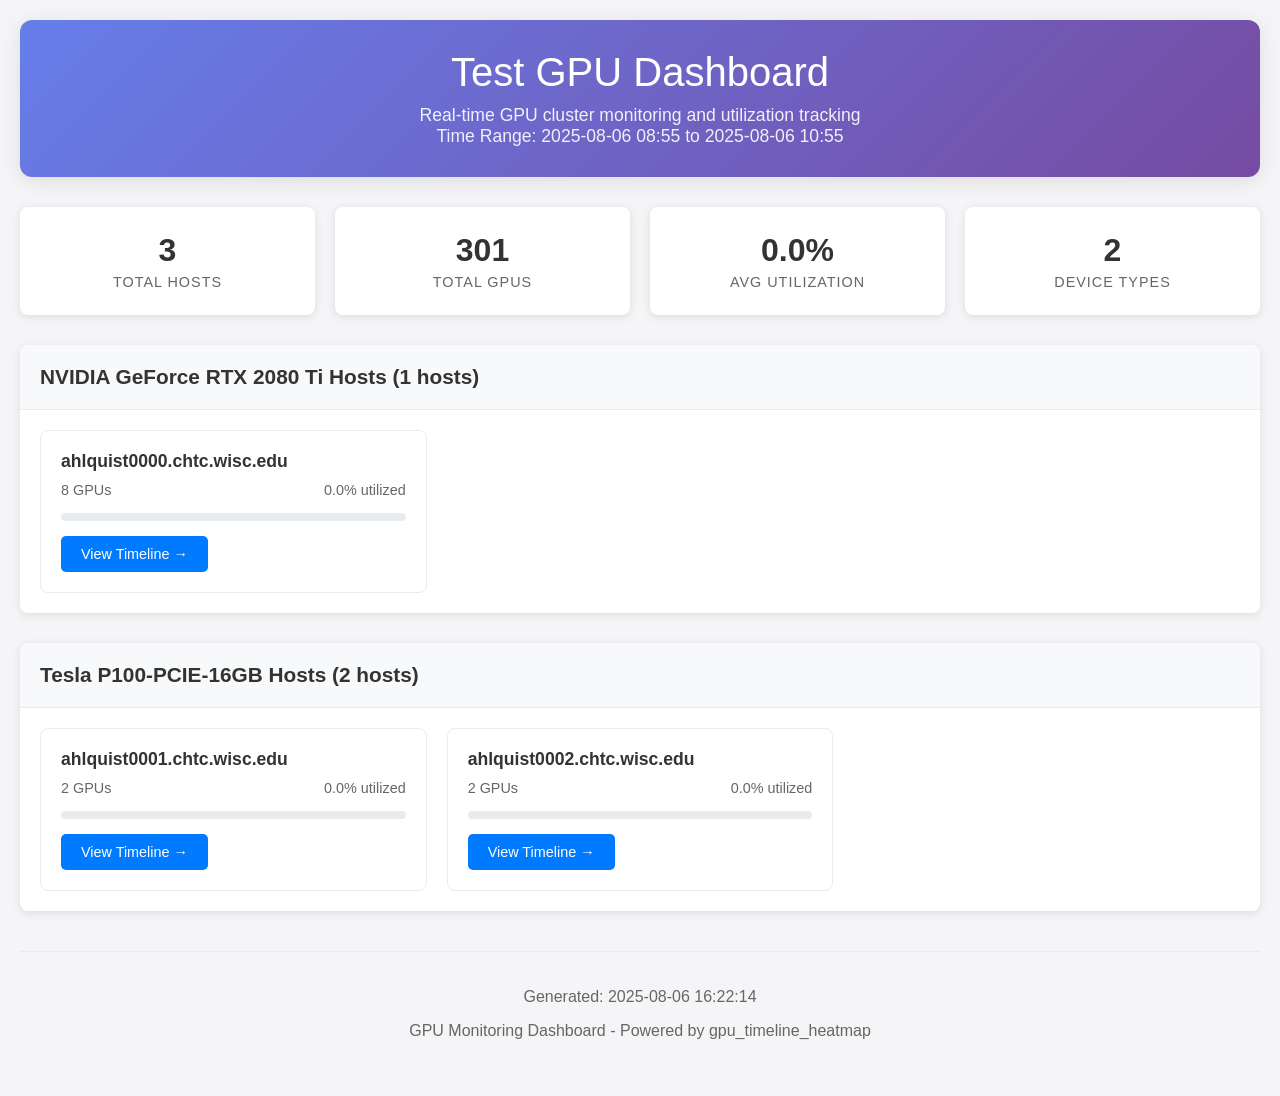
<file: website_generator/websites/index.html>
<!DOCTYPE html>
<html lang="en">
<head>
    <meta charset="UTF-8">
    <meta name="viewport" content="width=device-width, initial-scale=1.0">
    <title>Test GPU Dashboard</title>
    <style>
        body {
            font-family: 'Segoe UI', Tahoma, Geneva, Verdana, sans-serif;
            margin: 0;
            padding: 20px;
            background-color: #f5f5f7;
        }
        
        .header {
            background: linear-gradient(135deg, #667eea 0%, #764ba2 100%);
            color: white;
            padding: 30px;
            border-radius: 12px;
            margin-bottom: 30px;
            text-align: center;
            box-shadow: 0 4px 20px rgba(0,0,0,0.1);
        }
        
        .header h1 {
            margin: 0 0 10px 0;
            font-size: 2.5em;
            font-weight: 300;
        }
        
        .header p {
            margin: 0;
            opacity: 0.9;
            font-size: 1.1em;
        }
        
        .stats-grid {
            display: grid;
            grid-template-columns: repeat(auto-fit, minmax(200px, 1fr));
            gap: 20px;
            margin-bottom: 30px;
        }
        
        .stat-card {
            background: white;
            padding: 25px;
            border-radius: 8px;
            box-shadow: 0 2px 10px rgba(0,0,0,0.1);
            text-align: center;
        }
        
        .stat-number {
            font-size: 2em;
            font-weight: bold;
            color: #333;
            margin-bottom: 5px;
        }
        
        .stat-label {
            color: #666;
            font-size: 0.9em;
            text-transform: uppercase;
            letter-spacing: 1px;
        }
        
        .section {
            background: white;
            border-radius: 8px;
            box-shadow: 0 2px 10px rgba(0,0,0,0.1);
            margin-bottom: 30px;
            overflow: hidden;
        }
        
        .section-header {
            background-color: #f8f9fa;
            padding: 20px;
            border-bottom: 1px solid #e9ecef;
        }
        
        .section-header h2 {
            margin: 0;
            color: #333;
            font-size: 1.3em;
        }
        
        .host-grid {
            display: grid;
            grid-template-columns: repeat(auto-fill, minmax(300px, 1fr));
            gap: 20px;
            padding: 20px;
        }
        
        .host-card {
            border: 1px solid #e9ecef;
            border-radius: 8px;
            padding: 20px;
            transition: all 0.2s ease;
        }
        
        .host-card:hover {
            transform: translateY(-2px);
            box-shadow: 0 4px 15px rgba(0,0,0,0.1);
        }
        
        .host-name {
            font-weight: bold;
            color: #333;
            margin-bottom: 10px;
            font-size: 1.1em;
        }
        
        .host-stats {
            display: flex;
            justify-content: space-between;
            margin-bottom: 15px;
            font-size: 0.9em;
            color: #666;
        }
        
        .utilization-bar {
            background-color: #e9ecef;
            height: 8px;
            border-radius: 4px;
            margin-bottom: 15px;
            overflow: hidden;
        }
        
        .utilization-fill {
            height: 100%;
            border-radius: 4px;
            transition: width 0.3s ease;
        }
        
        .view-button {
            display: inline-block;
            padding: 10px 20px;
            background-color: #007bff;
            color: white;
            text-decoration: none;
            border-radius: 5px;
            font-size: 0.9em;
            transition: background-color 0.2s;
        }
        
        .view-button:hover {
            background-color: #0056b3;
        }
        
        .device-group {
            margin-bottom: 20px;
        }
        
        .device-group h3 {
            color: #495057;
            margin: 0 0 15px 0;
            padding: 0 20px;
            font-size: 1.1em;
        }
        
        .footer {
            text-align: center;
            color: #666;
            margin-top: 40px;
            padding: 20px;
            border-top: 1px solid #e9ecef;
        }
        
        @media (max-width: 768px) {
            .stats-grid {
                grid-template-columns: repeat(2, 1fr);
            }
            
            .host-grid {
                grid-template-columns: 1fr;
            }
            
            .header h1 {
                font-size: 2em;
            }
        }
    </style>
</head>
<body>
    <div class="header">
        <h1>Test GPU Dashboard</h1>
        <p>Real-time GPU cluster monitoring and utilization tracking</p>
        <p>Time Range: 2025-08-06 08:55 to 2025-08-06 10:55</p>
    </div>
    
    <div class="stats-grid">
        <div class="stat-card">
            <div class="stat-number">3</div>
            <div class="stat-label">Total Hosts</div>
        </div>
        <div class="stat-card">
            <div class="stat-number">301</div>
            <div class="stat-label">Total GPUs</div>
        </div>
        <div class="stat-card">
            <div class="stat-number">0.0%</div>
            <div class="stat-label">Avg Utilization</div>
        </div>
        <div class="stat-card">
            <div class="stat-number">2</div>
            <div class="stat-label">Device Types</div>
        </div>
    </div>
    <div class="section">
        <div class="section-header">
            <h2>NVIDIA GeForce RTX 2080 Ti Hosts (1 hosts)</h2>
        </div>
        <div class="host-grid">
            <div class="host-card">
                <div class="host-name">ahlquist0000.chtc.wisc.edu</div>
                <div class="host-stats">
                    <span>8 GPUs</span>
                    <span>0.0% utilized</span>
                </div>
                <div class="utilization-bar">
                    <div class="utilization-fill" 
                         style="width: 0.0%; background-color: #dc3545;"></div>
                </div>
                <a href="host_ahlquist0000_chtc_wisc_edu.html" class="view-button">View Timeline →</a>
            </div>
        </div>
    </div>
    <div class="section">
        <div class="section-header">
            <h2>Tesla P100-PCIE-16GB Hosts (2 hosts)</h2>
        </div>
        <div class="host-grid">
            <div class="host-card">
                <div class="host-name">ahlquist0001.chtc.wisc.edu</div>
                <div class="host-stats">
                    <span>2 GPUs</span>
                    <span>0.0% utilized</span>
                </div>
                <div class="utilization-bar">
                    <div class="utilization-fill" 
                         style="width: 0.0%; background-color: #dc3545;"></div>
                </div>
                <a href="host_ahlquist0001_chtc_wisc_edu.html" class="view-button">View Timeline →</a>
            </div>
            <div class="host-card">
                <div class="host-name">ahlquist0002.chtc.wisc.edu</div>
                <div class="host-stats">
                    <span>2 GPUs</span>
                    <span>0.0% utilized</span>
                </div>
                <div class="utilization-bar">
                    <div class="utilization-fill" 
                         style="width: 0.0%; background-color: #dc3545;"></div>
                </div>
                <a href="host_ahlquist0002_chtc_wisc_edu.html" class="view-button">View Timeline →</a>
            </div>
        </div>
    </div>
    <div class="footer">
        <p>Generated: 2025-08-06 16:22:14</p>
        <p>GPU Monitoring Dashboard - Powered by gpu_timeline_heatmap</p>
    </div>
</body>
</html>
</file>
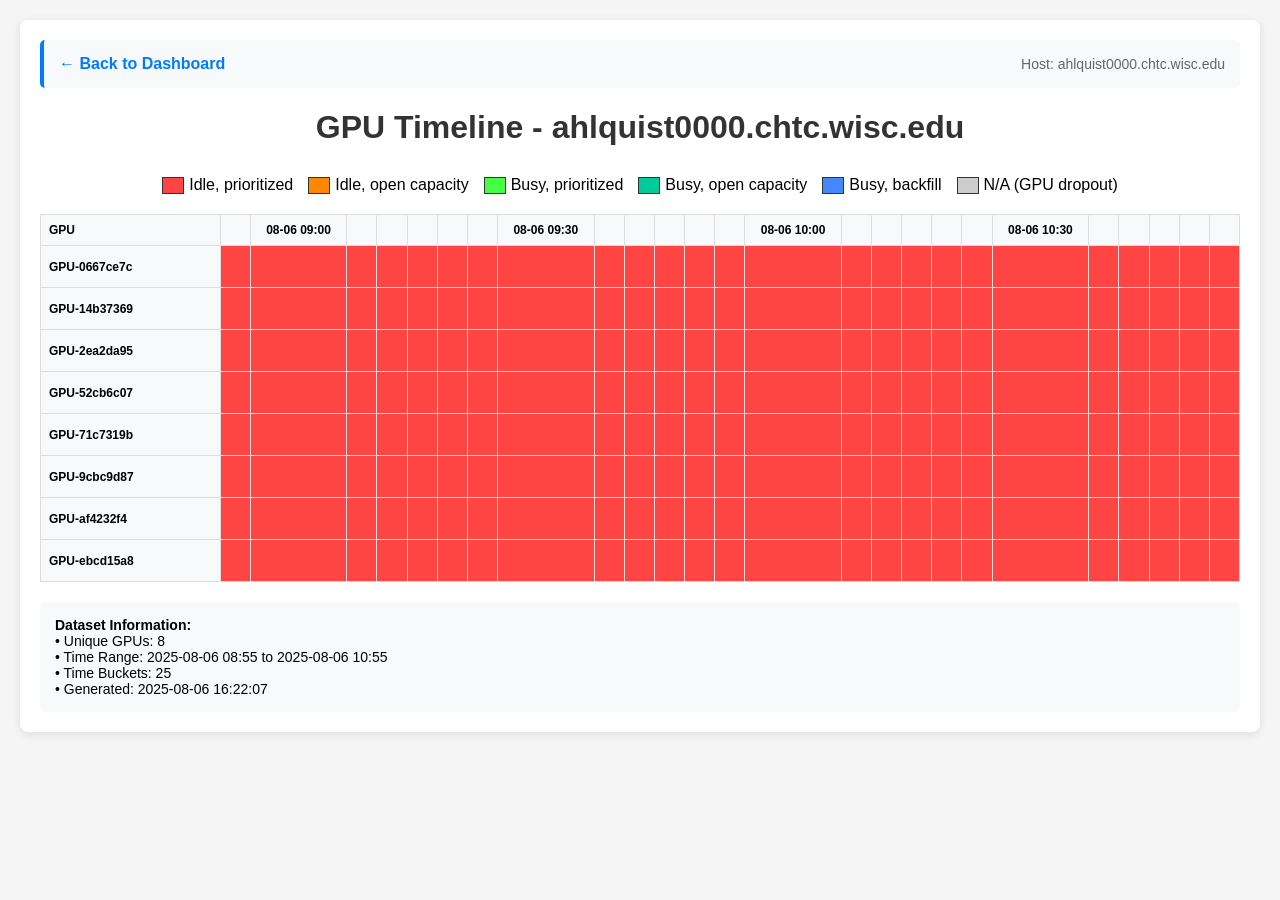
<file: website_generator/websites/host_ahlquist0000_chtc_wisc_edu.html>
<!DOCTYPE html>
<html lang="en">
<head>
    <meta charset="UTF-8">
    <meta name="viewport" content="width=device-width, initial-scale=1.0">
    <title>GPU Timeline - ahlquist0000.chtc.wisc.edu</title>
    <style>
        body {
            font-family: 'Segoe UI', Tahoma, Geneva, Verdana, sans-serif;
            margin: 20px;
            background-color: #f5f5f5;
        }
        .container {
            background-color: white;
            padding: 20px;
            border-radius: 8px;
            box-shadow: 0 2px 10px rgba(0,0,0,0.1);
        }
        h1 {
            color: #333;
            text-align: center;
            margin-bottom: 30px;
        }
        .heatmap {
            overflow-x: auto;
            margin: 20px 0;
        }
        .heatmap table {
            border-collapse: collapse;
            font-size: 12px;
            min-width: 100%;
        }
        .heatmap th, .heatmap td {
            border: 1px solid #ddd;
            text-align: center;
            position: relative;
        }
        .heatmap th {
            background-color: #f8f9fa;
            padding: 8px 4px;
            font-weight: bold;
            white-space: nowrap;
        }
        .heatmap td {
            width: 20px;
            height: 25px;
            cursor: pointer;
        }
        .heatmap .gpu-label {
            text-align: left;
            padding: 8px;
            font-weight: bold;
            min-width: 120px;
            background-color: #f8f9fa;
        }
        .legend {
            display: flex;
            flex-wrap: wrap;
            gap: 15px;
            margin: 20px 0;
            justify-content: center;
        }
        .legend-item {
            display: flex;
            align-items: center;
            gap: 5px;
        }
        .legend-color {
            width: 20px;
            height: 15px;
            border: 1px solid #333;
        }
        .tooltip {
            position: absolute;
            background-color: #333;
            color: white;
            padding: 8px;
            border-radius: 4px;
            font-size: 12px;
            z-index: 1000;
            pointer-events: none;
            white-space: nowrap;
            opacity: 0;
            transition: opacity 0.2s;
        }
        .metadata {
            margin-top: 20px;
            padding: 15px;
            background-color: #f8f9fa;
            border-radius: 4px;
            font-size: 14px;
        }
        @media (max-width: 768px) {
            body {
                margin: 10px;
            }
            .container {
                padding: 10px;
            }
            .heatmap table {
                font-size: 10px;
            }
            .heatmap td {
                width: 15px;
                height: 20px;
            }
        }
    </style>
</head>
<body>
    <div class="container">
        <div style="margin-bottom: 20px; padding: 15px; background-color: #f8f9fa; border-radius: 5px; border-left: 4px solid #007bff;">
            <div style="display: flex; justify-content: space-between; align-items: center;">
                <a href="index.html" style="color: #007bff; text-decoration: none; font-weight: bold;">← Back to Dashboard</a>
                <span style="color: #666; font-size: 14px;">Host: ahlquist0000.chtc.wisc.edu</span>
            </div>
        </div>
        <h1>GPU Timeline - ahlquist0000.chtc.wisc.edu</h1>
        
        <div class="legend">
            <div class="legend-item">
                <div class="legend-color" style="background-color: #ff4444;"></div>
                <span>Idle, prioritized</span>
            </div>
            <div class="legend-item">
                <div class="legend-color" style="background-color: #ff8800;"></div>
                <span>Idle, open capacity</span>
            </div>
            <div class="legend-item">
                <div class="legend-color" style="background-color: #44ff44;"></div>
                <span>Busy, prioritized</span>
            </div>
            <div class="legend-item">
                <div class="legend-color" style="background-color: #00cc99;"></div>
                <span>Busy, open capacity</span>
            </div>
            <div class="legend-item">
                <div class="legend-color" style="background-color: #4488ff;"></div>
                <span>Busy, backfill</span>
            </div>
            <div class="legend-item">
                <div class="legend-color" style="background-color: #cccccc;"></div>
                <span>N/A (GPU dropout)</span>
            </div>
        </div>
        
        <div class="heatmap">
            <table>
                <thead>
                    <tr>
                        <th class="gpu-label">GPU</th><th></th><th>08-06 09:00</th><th></th><th></th><th></th><th></th><th></th><th>08-06 09:30</th><th></th><th></th><th></th><th></th><th></th><th>08-06 10:00</th><th></th><th></th><th></th><th></th><th></th><th>08-06 10:30</th><th></th><th></th><th></th><th></th><th></th>
                    </tr>
                </thead>
                <tbody>
                    <tr>
                        <td class="gpu-label">GPU-0667ce7c</td><td style="background-color: #ff4444;" 
                            data-gpu="GPU-0667ce7c" 
                            data-hostname="ahlquist0000.chtc.wisc.edu"
                            data-time="2025-08-06 08:55" 
                            data-state="Idle, prioritized"></td><td style="background-color: #ff4444;" 
                            data-gpu="GPU-0667ce7c" 
                            data-hostname="ahlquist0000.chtc.wisc.edu"
                            data-time="2025-08-06 09:00" 
                            data-state="Idle, prioritized"></td><td style="background-color: #ff4444;" 
                            data-gpu="GPU-0667ce7c" 
                            data-hostname="ahlquist0000.chtc.wisc.edu"
                            data-time="2025-08-06 09:05" 
                            data-state="Idle, prioritized"></td><td style="background-color: #ff4444;" 
                            data-gpu="GPU-0667ce7c" 
                            data-hostname="ahlquist0000.chtc.wisc.edu"
                            data-time="2025-08-06 09:10" 
                            data-state="Idle, prioritized"></td><td style="background-color: #ff4444;" 
                            data-gpu="GPU-0667ce7c" 
                            data-hostname="ahlquist0000.chtc.wisc.edu"
                            data-time="2025-08-06 09:15" 
                            data-state="Idle, prioritized"></td><td style="background-color: #ff4444;" 
                            data-gpu="GPU-0667ce7c" 
                            data-hostname="ahlquist0000.chtc.wisc.edu"
                            data-time="2025-08-06 09:20" 
                            data-state="Idle, prioritized"></td><td style="background-color: #ff4444;" 
                            data-gpu="GPU-0667ce7c" 
                            data-hostname="ahlquist0000.chtc.wisc.edu"
                            data-time="2025-08-06 09:25" 
                            data-state="Idle, prioritized"></td><td style="background-color: #ff4444;" 
                            data-gpu="GPU-0667ce7c" 
                            data-hostname="ahlquist0000.chtc.wisc.edu"
                            data-time="2025-08-06 09:30" 
                            data-state="Idle, prioritized"></td><td style="background-color: #ff4444;" 
                            data-gpu="GPU-0667ce7c" 
                            data-hostname="ahlquist0000.chtc.wisc.edu"
                            data-time="2025-08-06 09:35" 
                            data-state="Idle, prioritized"></td><td style="background-color: #ff4444;" 
                            data-gpu="GPU-0667ce7c" 
                            data-hostname="ahlquist0000.chtc.wisc.edu"
                            data-time="2025-08-06 09:40" 
                            data-state="Idle, prioritized"></td><td style="background-color: #ff4444;" 
                            data-gpu="GPU-0667ce7c" 
                            data-hostname="ahlquist0000.chtc.wisc.edu"
                            data-time="2025-08-06 09:45" 
                            data-state="Idle, prioritized"></td><td style="background-color: #ff4444;" 
                            data-gpu="GPU-0667ce7c" 
                            data-hostname="ahlquist0000.chtc.wisc.edu"
                            data-time="2025-08-06 09:50" 
                            data-state="Idle, prioritized"></td><td style="background-color: #ff4444;" 
                            data-gpu="GPU-0667ce7c" 
                            data-hostname="ahlquist0000.chtc.wisc.edu"
                            data-time="2025-08-06 09:55" 
                            data-state="Idle, prioritized"></td><td style="background-color: #ff4444;" 
                            data-gpu="GPU-0667ce7c" 
                            data-hostname="ahlquist0000.chtc.wisc.edu"
                            data-time="2025-08-06 10:00" 
                            data-state="Idle, prioritized"></td><td style="background-color: #ff4444;" 
                            data-gpu="GPU-0667ce7c" 
                            data-hostname="ahlquist0000.chtc.wisc.edu"
                            data-time="2025-08-06 10:05" 
                            data-state="Idle, prioritized"></td><td style="background-color: #ff4444;" 
                            data-gpu="GPU-0667ce7c" 
                            data-hostname="ahlquist0000.chtc.wisc.edu"
                            data-time="2025-08-06 10:10" 
                            data-state="Idle, prioritized"></td><td style="background-color: #ff4444;" 
                            data-gpu="GPU-0667ce7c" 
                            data-hostname="ahlquist0000.chtc.wisc.edu"
                            data-time="2025-08-06 10:15" 
                            data-state="Idle, prioritized"></td><td style="background-color: #ff4444;" 
                            data-gpu="GPU-0667ce7c" 
                            data-hostname="ahlquist0000.chtc.wisc.edu"
                            data-time="2025-08-06 10:20" 
                            data-state="Idle, prioritized"></td><td style="background-color: #ff4444;" 
                            data-gpu="GPU-0667ce7c" 
                            data-hostname="ahlquist0000.chtc.wisc.edu"
                            data-time="2025-08-06 10:25" 
                            data-state="Idle, prioritized"></td><td style="background-color: #ff4444;" 
                            data-gpu="GPU-0667ce7c" 
                            data-hostname="ahlquist0000.chtc.wisc.edu"
                            data-time="2025-08-06 10:30" 
                            data-state="Idle, prioritized"></td><td style="background-color: #ff4444;" 
                            data-gpu="GPU-0667ce7c" 
                            data-hostname="ahlquist0000.chtc.wisc.edu"
                            data-time="2025-08-06 10:35" 
                            data-state="Idle, prioritized"></td><td style="background-color: #ff4444;" 
                            data-gpu="GPU-0667ce7c" 
                            data-hostname="ahlquist0000.chtc.wisc.edu"
                            data-time="2025-08-06 10:40" 
                            data-state="Idle, prioritized"></td><td style="background-color: #ff4444;" 
                            data-gpu="GPU-0667ce7c" 
                            data-hostname="ahlquist0000.chtc.wisc.edu"
                            data-time="2025-08-06 10:45" 
                            data-state="Idle, prioritized"></td><td style="background-color: #ff4444;" 
                            data-gpu="GPU-0667ce7c" 
                            data-hostname="ahlquist0000.chtc.wisc.edu"
                            data-time="2025-08-06 10:50" 
                            data-state="Idle, prioritized"></td><td style="background-color: #ff4444;" 
                            data-gpu="GPU-0667ce7c" 
                            data-hostname="ahlquist0000.chtc.wisc.edu"
                            data-time="2025-08-06 10:55" 
                            data-state="Idle, prioritized"></td>
                    </tr>
                    <tr>
                        <td class="gpu-label">GPU-14b37369</td><td style="background-color: #ff4444;" 
                            data-gpu="GPU-14b37369" 
                            data-hostname="ahlquist0000.chtc.wisc.edu"
                            data-time="2025-08-06 08:55" 
                            data-state="Idle, prioritized"></td><td style="background-color: #ff4444;" 
                            data-gpu="GPU-14b37369" 
                            data-hostname="ahlquist0000.chtc.wisc.edu"
                            data-time="2025-08-06 09:00" 
                            data-state="Idle, prioritized"></td><td style="background-color: #ff4444;" 
                            data-gpu="GPU-14b37369" 
                            data-hostname="ahlquist0000.chtc.wisc.edu"
                            data-time="2025-08-06 09:05" 
                            data-state="Idle, prioritized"></td><td style="background-color: #ff4444;" 
                            data-gpu="GPU-14b37369" 
                            data-hostname="ahlquist0000.chtc.wisc.edu"
                            data-time="2025-08-06 09:10" 
                            data-state="Idle, prioritized"></td><td style="background-color: #ff4444;" 
                            data-gpu="GPU-14b37369" 
                            data-hostname="ahlquist0000.chtc.wisc.edu"
                            data-time="2025-08-06 09:15" 
                            data-state="Idle, prioritized"></td><td style="background-color: #ff4444;" 
                            data-gpu="GPU-14b37369" 
                            data-hostname="ahlquist0000.chtc.wisc.edu"
                            data-time="2025-08-06 09:20" 
                            data-state="Idle, prioritized"></td><td style="background-color: #ff4444;" 
                            data-gpu="GPU-14b37369" 
                            data-hostname="ahlquist0000.chtc.wisc.edu"
                            data-time="2025-08-06 09:25" 
                            data-state="Idle, prioritized"></td><td style="background-color: #ff4444;" 
                            data-gpu="GPU-14b37369" 
                            data-hostname="ahlquist0000.chtc.wisc.edu"
                            data-time="2025-08-06 09:30" 
                            data-state="Idle, prioritized"></td><td style="background-color: #ff4444;" 
                            data-gpu="GPU-14b37369" 
                            data-hostname="ahlquist0000.chtc.wisc.edu"
                            data-time="2025-08-06 09:35" 
                            data-state="Idle, prioritized"></td><td style="background-color: #ff4444;" 
                            data-gpu="GPU-14b37369" 
                            data-hostname="ahlquist0000.chtc.wisc.edu"
                            data-time="2025-08-06 09:40" 
                            data-state="Idle, prioritized"></td><td style="background-color: #ff4444;" 
                            data-gpu="GPU-14b37369" 
                            data-hostname="ahlquist0000.chtc.wisc.edu"
                            data-time="2025-08-06 09:45" 
                            data-state="Idle, prioritized"></td><td style="background-color: #ff4444;" 
                            data-gpu="GPU-14b37369" 
                            data-hostname="ahlquist0000.chtc.wisc.edu"
                            data-time="2025-08-06 09:50" 
                            data-state="Idle, prioritized"></td><td style="background-color: #ff4444;" 
                            data-gpu="GPU-14b37369" 
                            data-hostname="ahlquist0000.chtc.wisc.edu"
                            data-time="2025-08-06 09:55" 
                            data-state="Idle, prioritized"></td><td style="background-color: #ff4444;" 
                            data-gpu="GPU-14b37369" 
                            data-hostname="ahlquist0000.chtc.wisc.edu"
                            data-time="2025-08-06 10:00" 
                            data-state="Idle, prioritized"></td><td style="background-color: #ff4444;" 
                            data-gpu="GPU-14b37369" 
                            data-hostname="ahlquist0000.chtc.wisc.edu"
                            data-time="2025-08-06 10:05" 
                            data-state="Idle, prioritized"></td><td style="background-color: #ff4444;" 
                            data-gpu="GPU-14b37369" 
                            data-hostname="ahlquist0000.chtc.wisc.edu"
                            data-time="2025-08-06 10:10" 
                            data-state="Idle, prioritized"></td><td style="background-color: #ff4444;" 
                            data-gpu="GPU-14b37369" 
                            data-hostname="ahlquist0000.chtc.wisc.edu"
                            data-time="2025-08-06 10:15" 
                            data-state="Idle, prioritized"></td><td style="background-color: #ff4444;" 
                            data-gpu="GPU-14b37369" 
                            data-hostname="ahlquist0000.chtc.wisc.edu"
                            data-time="2025-08-06 10:20" 
                            data-state="Idle, prioritized"></td><td style="background-color: #ff4444;" 
                            data-gpu="GPU-14b37369" 
                            data-hostname="ahlquist0000.chtc.wisc.edu"
                            data-time="2025-08-06 10:25" 
                            data-state="Idle, prioritized"></td><td style="background-color: #ff4444;" 
                            data-gpu="GPU-14b37369" 
                            data-hostname="ahlquist0000.chtc.wisc.edu"
                            data-time="2025-08-06 10:30" 
                            data-state="Idle, prioritized"></td><td style="background-color: #ff4444;" 
                            data-gpu="GPU-14b37369" 
                            data-hostname="ahlquist0000.chtc.wisc.edu"
                            data-time="2025-08-06 10:35" 
                            data-state="Idle, prioritized"></td><td style="background-color: #ff4444;" 
                            data-gpu="GPU-14b37369" 
                            data-hostname="ahlquist0000.chtc.wisc.edu"
                            data-time="2025-08-06 10:40" 
                            data-state="Idle, prioritized"></td><td style="background-color: #ff4444;" 
                            data-gpu="GPU-14b37369" 
                            data-hostname="ahlquist0000.chtc.wisc.edu"
                            data-time="2025-08-06 10:45" 
                            data-state="Idle, prioritized"></td><td style="background-color: #ff4444;" 
                            data-gpu="GPU-14b37369" 
                            data-hostname="ahlquist0000.chtc.wisc.edu"
                            data-time="2025-08-06 10:50" 
                            data-state="Idle, prioritized"></td><td style="background-color: #ff4444;" 
                            data-gpu="GPU-14b37369" 
                            data-hostname="ahlquist0000.chtc.wisc.edu"
                            data-time="2025-08-06 10:55" 
                            data-state="Idle, prioritized"></td>
                    </tr>
                    <tr>
                        <td class="gpu-label">GPU-2ea2da95</td><td style="background-color: #ff4444;" 
                            data-gpu="GPU-2ea2da95" 
                            data-hostname="ahlquist0000.chtc.wisc.edu"
                            data-time="2025-08-06 08:55" 
                            data-state="Idle, prioritized"></td><td style="background-color: #ff4444;" 
                            data-gpu="GPU-2ea2da95" 
                            data-hostname="ahlquist0000.chtc.wisc.edu"
                            data-time="2025-08-06 09:00" 
                            data-state="Idle, prioritized"></td><td style="background-color: #ff4444;" 
                            data-gpu="GPU-2ea2da95" 
                            data-hostname="ahlquist0000.chtc.wisc.edu"
                            data-time="2025-08-06 09:05" 
                            data-state="Idle, prioritized"></td><td style="background-color: #ff4444;" 
                            data-gpu="GPU-2ea2da95" 
                            data-hostname="ahlquist0000.chtc.wisc.edu"
                            data-time="2025-08-06 09:10" 
                            data-state="Idle, prioritized"></td><td style="background-color: #ff4444;" 
                            data-gpu="GPU-2ea2da95" 
                            data-hostname="ahlquist0000.chtc.wisc.edu"
                            data-time="2025-08-06 09:15" 
                            data-state="Idle, prioritized"></td><td style="background-color: #ff4444;" 
                            data-gpu="GPU-2ea2da95" 
                            data-hostname="ahlquist0000.chtc.wisc.edu"
                            data-time="2025-08-06 09:20" 
                            data-state="Idle, prioritized"></td><td style="background-color: #ff4444;" 
                            data-gpu="GPU-2ea2da95" 
                            data-hostname="ahlquist0000.chtc.wisc.edu"
                            data-time="2025-08-06 09:25" 
                            data-state="Idle, prioritized"></td><td style="background-color: #ff4444;" 
                            data-gpu="GPU-2ea2da95" 
                            data-hostname="ahlquist0000.chtc.wisc.edu"
                            data-time="2025-08-06 09:30" 
                            data-state="Idle, prioritized"></td><td style="background-color: #ff4444;" 
                            data-gpu="GPU-2ea2da95" 
                            data-hostname="ahlquist0000.chtc.wisc.edu"
                            data-time="2025-08-06 09:35" 
                            data-state="Idle, prioritized"></td><td style="background-color: #ff4444;" 
                            data-gpu="GPU-2ea2da95" 
                            data-hostname="ahlquist0000.chtc.wisc.edu"
                            data-time="2025-08-06 09:40" 
                            data-state="Idle, prioritized"></td><td style="background-color: #ff4444;" 
                            data-gpu="GPU-2ea2da95" 
                            data-hostname="ahlquist0000.chtc.wisc.edu"
                            data-time="2025-08-06 09:45" 
                            data-state="Idle, prioritized"></td><td style="background-color: #ff4444;" 
                            data-gpu="GPU-2ea2da95" 
                            data-hostname="ahlquist0000.chtc.wisc.edu"
                            data-time="2025-08-06 09:50" 
                            data-state="Idle, prioritized"></td><td style="background-color: #ff4444;" 
                            data-gpu="GPU-2ea2da95" 
                            data-hostname="ahlquist0000.chtc.wisc.edu"
                            data-time="2025-08-06 09:55" 
                            data-state="Idle, prioritized"></td><td style="background-color: #ff4444;" 
                            data-gpu="GPU-2ea2da95" 
                            data-hostname="ahlquist0000.chtc.wisc.edu"
                            data-time="2025-08-06 10:00" 
                            data-state="Idle, prioritized"></td><td style="background-color: #ff4444;" 
                            data-gpu="GPU-2ea2da95" 
                            data-hostname="ahlquist0000.chtc.wisc.edu"
                            data-time="2025-08-06 10:05" 
                            data-state="Idle, prioritized"></td><td style="background-color: #ff4444;" 
                            data-gpu="GPU-2ea2da95" 
                            data-hostname="ahlquist0000.chtc.wisc.edu"
                            data-time="2025-08-06 10:10" 
                            data-state="Idle, prioritized"></td><td style="background-color: #ff4444;" 
                            data-gpu="GPU-2ea2da95" 
                            data-hostname="ahlquist0000.chtc.wisc.edu"
                            data-time="2025-08-06 10:15" 
                            data-state="Idle, prioritized"></td><td style="background-color: #ff4444;" 
                            data-gpu="GPU-2ea2da95" 
                            data-hostname="ahlquist0000.chtc.wisc.edu"
                            data-time="2025-08-06 10:20" 
                            data-state="Idle, prioritized"></td><td style="background-color: #ff4444;" 
                            data-gpu="GPU-2ea2da95" 
                            data-hostname="ahlquist0000.chtc.wisc.edu"
                            data-time="2025-08-06 10:25" 
                            data-state="Idle, prioritized"></td><td style="background-color: #ff4444;" 
                            data-gpu="GPU-2ea2da95" 
                            data-hostname="ahlquist0000.chtc.wisc.edu"
                            data-time="2025-08-06 10:30" 
                            data-state="Idle, prioritized"></td><td style="background-color: #ff4444;" 
                            data-gpu="GPU-2ea2da95" 
                            data-hostname="ahlquist0000.chtc.wisc.edu"
                            data-time="2025-08-06 10:35" 
                            data-state="Idle, prioritized"></td><td style="background-color: #ff4444;" 
                            data-gpu="GPU-2ea2da95" 
                            data-hostname="ahlquist0000.chtc.wisc.edu"
                            data-time="2025-08-06 10:40" 
                            data-state="Idle, prioritized"></td><td style="background-color: #ff4444;" 
                            data-gpu="GPU-2ea2da95" 
                            data-hostname="ahlquist0000.chtc.wisc.edu"
                            data-time="2025-08-06 10:45" 
                            data-state="Idle, prioritized"></td><td style="background-color: #ff4444;" 
                            data-gpu="GPU-2ea2da95" 
                            data-hostname="ahlquist0000.chtc.wisc.edu"
                            data-time="2025-08-06 10:50" 
                            data-state="Idle, prioritized"></td><td style="background-color: #ff4444;" 
                            data-gpu="GPU-2ea2da95" 
                            data-hostname="ahlquist0000.chtc.wisc.edu"
                            data-time="2025-08-06 10:55" 
                            data-state="Idle, prioritized"></td>
                    </tr>
                    <tr>
                        <td class="gpu-label">GPU-52cb6c07</td><td style="background-color: #ff4444;" 
                            data-gpu="GPU-52cb6c07" 
                            data-hostname="ahlquist0000.chtc.wisc.edu"
                            data-time="2025-08-06 08:55" 
                            data-state="Idle, prioritized"></td><td style="background-color: #ff4444;" 
                            data-gpu="GPU-52cb6c07" 
                            data-hostname="ahlquist0000.chtc.wisc.edu"
                            data-time="2025-08-06 09:00" 
                            data-state="Idle, prioritized"></td><td style="background-color: #ff4444;" 
                            data-gpu="GPU-52cb6c07" 
                            data-hostname="ahlquist0000.chtc.wisc.edu"
                            data-time="2025-08-06 09:05" 
                            data-state="Idle, prioritized"></td><td style="background-color: #ff4444;" 
                            data-gpu="GPU-52cb6c07" 
                            data-hostname="ahlquist0000.chtc.wisc.edu"
                            data-time="2025-08-06 09:10" 
                            data-state="Idle, prioritized"></td><td style="background-color: #ff4444;" 
                            data-gpu="GPU-52cb6c07" 
                            data-hostname="ahlquist0000.chtc.wisc.edu"
                            data-time="2025-08-06 09:15" 
                            data-state="Idle, prioritized"></td><td style="background-color: #ff4444;" 
                            data-gpu="GPU-52cb6c07" 
                            data-hostname="ahlquist0000.chtc.wisc.edu"
                            data-time="2025-08-06 09:20" 
                            data-state="Idle, prioritized"></td><td style="background-color: #ff4444;" 
                            data-gpu="GPU-52cb6c07" 
                            data-hostname="ahlquist0000.chtc.wisc.edu"
                            data-time="2025-08-06 09:25" 
                            data-state="Idle, prioritized"></td><td style="background-color: #ff4444;" 
                            data-gpu="GPU-52cb6c07" 
                            data-hostname="ahlquist0000.chtc.wisc.edu"
                            data-time="2025-08-06 09:30" 
                            data-state="Idle, prioritized"></td><td style="background-color: #ff4444;" 
                            data-gpu="GPU-52cb6c07" 
                            data-hostname="ahlquist0000.chtc.wisc.edu"
                            data-time="2025-08-06 09:35" 
                            data-state="Idle, prioritized"></td><td style="background-color: #ff4444;" 
                            data-gpu="GPU-52cb6c07" 
                            data-hostname="ahlquist0000.chtc.wisc.edu"
                            data-time="2025-08-06 09:40" 
                            data-state="Idle, prioritized"></td><td style="background-color: #ff4444;" 
                            data-gpu="GPU-52cb6c07" 
                            data-hostname="ahlquist0000.chtc.wisc.edu"
                            data-time="2025-08-06 09:45" 
                            data-state="Idle, prioritized"></td><td style="background-color: #ff4444;" 
                            data-gpu="GPU-52cb6c07" 
                            data-hostname="ahlquist0000.chtc.wisc.edu"
                            data-time="2025-08-06 09:50" 
                            data-state="Idle, prioritized"></td><td style="background-color: #ff4444;" 
                            data-gpu="GPU-52cb6c07" 
                            data-hostname="ahlquist0000.chtc.wisc.edu"
                            data-time="2025-08-06 09:55" 
                            data-state="Idle, prioritized"></td><td style="background-color: #ff4444;" 
                            data-gpu="GPU-52cb6c07" 
                            data-hostname="ahlquist0000.chtc.wisc.edu"
                            data-time="2025-08-06 10:00" 
                            data-state="Idle, prioritized"></td><td style="background-color: #ff4444;" 
                            data-gpu="GPU-52cb6c07" 
                            data-hostname="ahlquist0000.chtc.wisc.edu"
                            data-time="2025-08-06 10:05" 
                            data-state="Idle, prioritized"></td><td style="background-color: #ff4444;" 
                            data-gpu="GPU-52cb6c07" 
                            data-hostname="ahlquist0000.chtc.wisc.edu"
                            data-time="2025-08-06 10:10" 
                            data-state="Idle, prioritized"></td><td style="background-color: #ff4444;" 
                            data-gpu="GPU-52cb6c07" 
                            data-hostname="ahlquist0000.chtc.wisc.edu"
                            data-time="2025-08-06 10:15" 
                            data-state="Idle, prioritized"></td><td style="background-color: #ff4444;" 
                            data-gpu="GPU-52cb6c07" 
                            data-hostname="ahlquist0000.chtc.wisc.edu"
                            data-time="2025-08-06 10:20" 
                            data-state="Idle, prioritized"></td><td style="background-color: #ff4444;" 
                            data-gpu="GPU-52cb6c07" 
                            data-hostname="ahlquist0000.chtc.wisc.edu"
                            data-time="2025-08-06 10:25" 
                            data-state="Idle, prioritized"></td><td style="background-color: #ff4444;" 
                            data-gpu="GPU-52cb6c07" 
                            data-hostname="ahlquist0000.chtc.wisc.edu"
                            data-time="2025-08-06 10:30" 
                            data-state="Idle, prioritized"></td><td style="background-color: #ff4444;" 
                            data-gpu="GPU-52cb6c07" 
                            data-hostname="ahlquist0000.chtc.wisc.edu"
                            data-time="2025-08-06 10:35" 
                            data-state="Idle, prioritized"></td><td style="background-color: #ff4444;" 
                            data-gpu="GPU-52cb6c07" 
                            data-hostname="ahlquist0000.chtc.wisc.edu"
                            data-time="2025-08-06 10:40" 
                            data-state="Idle, prioritized"></td><td style="background-color: #ff4444;" 
                            data-gpu="GPU-52cb6c07" 
                            data-hostname="ahlquist0000.chtc.wisc.edu"
                            data-time="2025-08-06 10:45" 
                            data-state="Idle, prioritized"></td><td style="background-color: #ff4444;" 
                            data-gpu="GPU-52cb6c07" 
                            data-hostname="ahlquist0000.chtc.wisc.edu"
                            data-time="2025-08-06 10:50" 
                            data-state="Idle, prioritized"></td><td style="background-color: #ff4444;" 
                            data-gpu="GPU-52cb6c07" 
                            data-hostname="ahlquist0000.chtc.wisc.edu"
                            data-time="2025-08-06 10:55" 
                            data-state="Idle, prioritized"></td>
                    </tr>
                    <tr>
                        <td class="gpu-label">GPU-71c7319b</td><td style="background-color: #ff4444;" 
                            data-gpu="GPU-71c7319b" 
                            data-hostname="ahlquist0000.chtc.wisc.edu"
                            data-time="2025-08-06 08:55" 
                            data-state="Idle, prioritized"></td><td style="background-color: #ff4444;" 
                            data-gpu="GPU-71c7319b" 
                            data-hostname="ahlquist0000.chtc.wisc.edu"
                            data-time="2025-08-06 09:00" 
                            data-state="Idle, prioritized"></td><td style="background-color: #ff4444;" 
                            data-gpu="GPU-71c7319b" 
                            data-hostname="ahlquist0000.chtc.wisc.edu"
                            data-time="2025-08-06 09:05" 
                            data-state="Idle, prioritized"></td><td style="background-color: #ff4444;" 
                            data-gpu="GPU-71c7319b" 
                            data-hostname="ahlquist0000.chtc.wisc.edu"
                            data-time="2025-08-06 09:10" 
                            data-state="Idle, prioritized"></td><td style="background-color: #ff4444;" 
                            data-gpu="GPU-71c7319b" 
                            data-hostname="ahlquist0000.chtc.wisc.edu"
                            data-time="2025-08-06 09:15" 
                            data-state="Idle, prioritized"></td><td style="background-color: #ff4444;" 
                            data-gpu="GPU-71c7319b" 
                            data-hostname="ahlquist0000.chtc.wisc.edu"
                            data-time="2025-08-06 09:20" 
                            data-state="Idle, prioritized"></td><td style="background-color: #ff4444;" 
                            data-gpu="GPU-71c7319b" 
                            data-hostname="ahlquist0000.chtc.wisc.edu"
                            data-time="2025-08-06 09:25" 
                            data-state="Idle, prioritized"></td><td style="background-color: #ff4444;" 
                            data-gpu="GPU-71c7319b" 
                            data-hostname="ahlquist0000.chtc.wisc.edu"
                            data-time="2025-08-06 09:30" 
                            data-state="Idle, prioritized"></td><td style="background-color: #ff4444;" 
                            data-gpu="GPU-71c7319b" 
                            data-hostname="ahlquist0000.chtc.wisc.edu"
                            data-time="2025-08-06 09:35" 
                            data-state="Idle, prioritized"></td><td style="background-color: #ff4444;" 
                            data-gpu="GPU-71c7319b" 
                            data-hostname="ahlquist0000.chtc.wisc.edu"
                            data-time="2025-08-06 09:40" 
                            data-state="Idle, prioritized"></td><td style="background-color: #ff4444;" 
                            data-gpu="GPU-71c7319b" 
                            data-hostname="ahlquist0000.chtc.wisc.edu"
                            data-time="2025-08-06 09:45" 
                            data-state="Idle, prioritized"></td><td style="background-color: #ff4444;" 
                            data-gpu="GPU-71c7319b" 
                            data-hostname="ahlquist0000.chtc.wisc.edu"
                            data-time="2025-08-06 09:50" 
                            data-state="Idle, prioritized"></td><td style="background-color: #ff4444;" 
                            data-gpu="GPU-71c7319b" 
                            data-hostname="ahlquist0000.chtc.wisc.edu"
                            data-time="2025-08-06 09:55" 
                            data-state="Idle, prioritized"></td><td style="background-color: #ff4444;" 
                            data-gpu="GPU-71c7319b" 
                            data-hostname="ahlquist0000.chtc.wisc.edu"
                            data-time="2025-08-06 10:00" 
                            data-state="Idle, prioritized"></td><td style="background-color: #ff4444;" 
                            data-gpu="GPU-71c7319b" 
                            data-hostname="ahlquist0000.chtc.wisc.edu"
                            data-time="2025-08-06 10:05" 
                            data-state="Idle, prioritized"></td><td style="background-color: #ff4444;" 
                            data-gpu="GPU-71c7319b" 
                            data-hostname="ahlquist0000.chtc.wisc.edu"
                            data-time="2025-08-06 10:10" 
                            data-state="Idle, prioritized"></td><td style="background-color: #ff4444;" 
                            data-gpu="GPU-71c7319b" 
                            data-hostname="ahlquist0000.chtc.wisc.edu"
                            data-time="2025-08-06 10:15" 
                            data-state="Idle, prioritized"></td><td style="background-color: #ff4444;" 
                            data-gpu="GPU-71c7319b" 
                            data-hostname="ahlquist0000.chtc.wisc.edu"
                            data-time="2025-08-06 10:20" 
                            data-state="Idle, prioritized"></td><td style="background-color: #ff4444;" 
                            data-gpu="GPU-71c7319b" 
                            data-hostname="ahlquist0000.chtc.wisc.edu"
                            data-time="2025-08-06 10:25" 
                            data-state="Idle, prioritized"></td><td style="background-color: #ff4444;" 
                            data-gpu="GPU-71c7319b" 
                            data-hostname="ahlquist0000.chtc.wisc.edu"
                            data-time="2025-08-06 10:30" 
                            data-state="Idle, prioritized"></td><td style="background-color: #ff4444;" 
                            data-gpu="GPU-71c7319b" 
                            data-hostname="ahlquist0000.chtc.wisc.edu"
                            data-time="2025-08-06 10:35" 
                            data-state="Idle, prioritized"></td><td style="background-color: #ff4444;" 
                            data-gpu="GPU-71c7319b" 
                            data-hostname="ahlquist0000.chtc.wisc.edu"
                            data-time="2025-08-06 10:40" 
                            data-state="Idle, prioritized"></td><td style="background-color: #ff4444;" 
                            data-gpu="GPU-71c7319b" 
                            data-hostname="ahlquist0000.chtc.wisc.edu"
                            data-time="2025-08-06 10:45" 
                            data-state="Idle, prioritized"></td><td style="background-color: #ff4444;" 
                            data-gpu="GPU-71c7319b" 
                            data-hostname="ahlquist0000.chtc.wisc.edu"
                            data-time="2025-08-06 10:50" 
                            data-state="Idle, prioritized"></td><td style="background-color: #ff4444;" 
                            data-gpu="GPU-71c7319b" 
                            data-hostname="ahlquist0000.chtc.wisc.edu"
                            data-time="2025-08-06 10:55" 
                            data-state="Idle, prioritized"></td>
                    </tr>
                    <tr>
                        <td class="gpu-label">GPU-9cbc9d87</td><td style="background-color: #ff4444;" 
                            data-gpu="GPU-9cbc9d87" 
                            data-hostname="ahlquist0000.chtc.wisc.edu"
                            data-time="2025-08-06 08:55" 
                            data-state="Idle, prioritized"></td><td style="background-color: #ff4444;" 
                            data-gpu="GPU-9cbc9d87" 
                            data-hostname="ahlquist0000.chtc.wisc.edu"
                            data-time="2025-08-06 09:00" 
                            data-state="Idle, prioritized"></td><td style="background-color: #ff4444;" 
                            data-gpu="GPU-9cbc9d87" 
                            data-hostname="ahlquist0000.chtc.wisc.edu"
                            data-time="2025-08-06 09:05" 
                            data-state="Idle, prioritized"></td><td style="background-color: #ff4444;" 
                            data-gpu="GPU-9cbc9d87" 
                            data-hostname="ahlquist0000.chtc.wisc.edu"
                            data-time="2025-08-06 09:10" 
                            data-state="Idle, prioritized"></td><td style="background-color: #ff4444;" 
                            data-gpu="GPU-9cbc9d87" 
                            data-hostname="ahlquist0000.chtc.wisc.edu"
                            data-time="2025-08-06 09:15" 
                            data-state="Idle, prioritized"></td><td style="background-color: #ff4444;" 
                            data-gpu="GPU-9cbc9d87" 
                            data-hostname="ahlquist0000.chtc.wisc.edu"
                            data-time="2025-08-06 09:20" 
                            data-state="Idle, prioritized"></td><td style="background-color: #ff4444;" 
                            data-gpu="GPU-9cbc9d87" 
                            data-hostname="ahlquist0000.chtc.wisc.edu"
                            data-time="2025-08-06 09:25" 
                            data-state="Idle, prioritized"></td><td style="background-color: #ff4444;" 
                            data-gpu="GPU-9cbc9d87" 
                            data-hostname="ahlquist0000.chtc.wisc.edu"
                            data-time="2025-08-06 09:30" 
                            data-state="Idle, prioritized"></td><td style="background-color: #ff4444;" 
                            data-gpu="GPU-9cbc9d87" 
                            data-hostname="ahlquist0000.chtc.wisc.edu"
                            data-time="2025-08-06 09:35" 
                            data-state="Idle, prioritized"></td><td style="background-color: #ff4444;" 
                            data-gpu="GPU-9cbc9d87" 
                            data-hostname="ahlquist0000.chtc.wisc.edu"
                            data-time="2025-08-06 09:40" 
                            data-state="Idle, prioritized"></td><td style="background-color: #ff4444;" 
                            data-gpu="GPU-9cbc9d87" 
                            data-hostname="ahlquist0000.chtc.wisc.edu"
                            data-time="2025-08-06 09:45" 
                            data-state="Idle, prioritized"></td><td style="background-color: #ff4444;" 
                            data-gpu="GPU-9cbc9d87" 
                            data-hostname="ahlquist0000.chtc.wisc.edu"
                            data-time="2025-08-06 09:50" 
                            data-state="Idle, prioritized"></td><td style="background-color: #ff4444;" 
                            data-gpu="GPU-9cbc9d87" 
                            data-hostname="ahlquist0000.chtc.wisc.edu"
                            data-time="2025-08-06 09:55" 
                            data-state="Idle, prioritized"></td><td style="background-color: #ff4444;" 
                            data-gpu="GPU-9cbc9d87" 
                            data-hostname="ahlquist0000.chtc.wisc.edu"
                            data-time="2025-08-06 10:00" 
                            data-state="Idle, prioritized"></td><td style="background-color: #ff4444;" 
                            data-gpu="GPU-9cbc9d87" 
                            data-hostname="ahlquist0000.chtc.wisc.edu"
                            data-time="2025-08-06 10:05" 
                            data-state="Idle, prioritized"></td><td style="background-color: #ff4444;" 
                            data-gpu="GPU-9cbc9d87" 
                            data-hostname="ahlquist0000.chtc.wisc.edu"
                            data-time="2025-08-06 10:10" 
                            data-state="Idle, prioritized"></td><td style="background-color: #ff4444;" 
                            data-gpu="GPU-9cbc9d87" 
                            data-hostname="ahlquist0000.chtc.wisc.edu"
                            data-time="2025-08-06 10:15" 
                            data-state="Idle, prioritized"></td><td style="background-color: #ff4444;" 
                            data-gpu="GPU-9cbc9d87" 
                            data-hostname="ahlquist0000.chtc.wisc.edu"
                            data-time="2025-08-06 10:20" 
                            data-state="Idle, prioritized"></td><td style="background-color: #ff4444;" 
                            data-gpu="GPU-9cbc9d87" 
                            data-hostname="ahlquist0000.chtc.wisc.edu"
                            data-time="2025-08-06 10:25" 
                            data-state="Idle, prioritized"></td><td style="background-color: #ff4444;" 
                            data-gpu="GPU-9cbc9d87" 
                            data-hostname="ahlquist0000.chtc.wisc.edu"
                            data-time="2025-08-06 10:30" 
                            data-state="Idle, prioritized"></td><td style="background-color: #ff4444;" 
                            data-gpu="GPU-9cbc9d87" 
                            data-hostname="ahlquist0000.chtc.wisc.edu"
                            data-time="2025-08-06 10:35" 
                            data-state="Idle, prioritized"></td><td style="background-color: #ff4444;" 
                            data-gpu="GPU-9cbc9d87" 
                            data-hostname="ahlquist0000.chtc.wisc.edu"
                            data-time="2025-08-06 10:40" 
                            data-state="Idle, prioritized"></td><td style="background-color: #ff4444;" 
                            data-gpu="GPU-9cbc9d87" 
                            data-hostname="ahlquist0000.chtc.wisc.edu"
                            data-time="2025-08-06 10:45" 
                            data-state="Idle, prioritized"></td><td style="background-color: #ff4444;" 
                            data-gpu="GPU-9cbc9d87" 
                            data-hostname="ahlquist0000.chtc.wisc.edu"
                            data-time="2025-08-06 10:50" 
                            data-state="Idle, prioritized"></td><td style="background-color: #ff4444;" 
                            data-gpu="GPU-9cbc9d87" 
                            data-hostname="ahlquist0000.chtc.wisc.edu"
                            data-time="2025-08-06 10:55" 
                            data-state="Idle, prioritized"></td>
                    </tr>
                    <tr>
                        <td class="gpu-label">GPU-af4232f4</td><td style="background-color: #ff4444;" 
                            data-gpu="GPU-af4232f4" 
                            data-hostname="ahlquist0000.chtc.wisc.edu"
                            data-time="2025-08-06 08:55" 
                            data-state="Idle, prioritized"></td><td style="background-color: #ff4444;" 
                            data-gpu="GPU-af4232f4" 
                            data-hostname="ahlquist0000.chtc.wisc.edu"
                            data-time="2025-08-06 09:00" 
                            data-state="Idle, prioritized"></td><td style="background-color: #ff4444;" 
                            data-gpu="GPU-af4232f4" 
                            data-hostname="ahlquist0000.chtc.wisc.edu"
                            data-time="2025-08-06 09:05" 
                            data-state="Idle, prioritized"></td><td style="background-color: #ff4444;" 
                            data-gpu="GPU-af4232f4" 
                            data-hostname="ahlquist0000.chtc.wisc.edu"
                            data-time="2025-08-06 09:10" 
                            data-state="Idle, prioritized"></td><td style="background-color: #ff4444;" 
                            data-gpu="GPU-af4232f4" 
                            data-hostname="ahlquist0000.chtc.wisc.edu"
                            data-time="2025-08-06 09:15" 
                            data-state="Idle, prioritized"></td><td style="background-color: #ff4444;" 
                            data-gpu="GPU-af4232f4" 
                            data-hostname="ahlquist0000.chtc.wisc.edu"
                            data-time="2025-08-06 09:20" 
                            data-state="Idle, prioritized"></td><td style="background-color: #ff4444;" 
                            data-gpu="GPU-af4232f4" 
                            data-hostname="ahlquist0000.chtc.wisc.edu"
                            data-time="2025-08-06 09:25" 
                            data-state="Idle, prioritized"></td><td style="background-color: #ff4444;" 
                            data-gpu="GPU-af4232f4" 
                            data-hostname="ahlquist0000.chtc.wisc.edu"
                            data-time="2025-08-06 09:30" 
                            data-state="Idle, prioritized"></td><td style="background-color: #ff4444;" 
                            data-gpu="GPU-af4232f4" 
                            data-hostname="ahlquist0000.chtc.wisc.edu"
                            data-time="2025-08-06 09:35" 
                            data-state="Idle, prioritized"></td><td style="background-color: #ff4444;" 
                            data-gpu="GPU-af4232f4" 
                            data-hostname="ahlquist0000.chtc.wisc.edu"
                            data-time="2025-08-06 09:40" 
                            data-state="Idle, prioritized"></td><td style="background-color: #ff4444;" 
                            data-gpu="GPU-af4232f4" 
                            data-hostname="ahlquist0000.chtc.wisc.edu"
                            data-time="2025-08-06 09:45" 
                            data-state="Idle, prioritized"></td><td style="background-color: #ff4444;" 
                            data-gpu="GPU-af4232f4" 
                            data-hostname="ahlquist0000.chtc.wisc.edu"
                            data-time="2025-08-06 09:50" 
                            data-state="Idle, prioritized"></td><td style="background-color: #ff4444;" 
                            data-gpu="GPU-af4232f4" 
                            data-hostname="ahlquist0000.chtc.wisc.edu"
                            data-time="2025-08-06 09:55" 
                            data-state="Idle, prioritized"></td><td style="background-color: #ff4444;" 
                            data-gpu="GPU-af4232f4" 
                            data-hostname="ahlquist0000.chtc.wisc.edu"
                            data-time="2025-08-06 10:00" 
                            data-state="Idle, prioritized"></td><td style="background-color: #ff4444;" 
                            data-gpu="GPU-af4232f4" 
                            data-hostname="ahlquist0000.chtc.wisc.edu"
                            data-time="2025-08-06 10:05" 
                            data-state="Idle, prioritized"></td><td style="background-color: #ff4444;" 
                            data-gpu="GPU-af4232f4" 
                            data-hostname="ahlquist0000.chtc.wisc.edu"
                            data-time="2025-08-06 10:10" 
                            data-state="Idle, prioritized"></td><td style="background-color: #ff4444;" 
                            data-gpu="GPU-af4232f4" 
                            data-hostname="ahlquist0000.chtc.wisc.edu"
                            data-time="2025-08-06 10:15" 
                            data-state="Idle, prioritized"></td><td style="background-color: #ff4444;" 
                            data-gpu="GPU-af4232f4" 
                            data-hostname="ahlquist0000.chtc.wisc.edu"
                            data-time="2025-08-06 10:20" 
                            data-state="Idle, prioritized"></td><td style="background-color: #ff4444;" 
                            data-gpu="GPU-af4232f4" 
                            data-hostname="ahlquist0000.chtc.wisc.edu"
                            data-time="2025-08-06 10:25" 
                            data-state="Idle, prioritized"></td><td style="background-color: #ff4444;" 
                            data-gpu="GPU-af4232f4" 
                            data-hostname="ahlquist0000.chtc.wisc.edu"
                            data-time="2025-08-06 10:30" 
                            data-state="Idle, prioritized"></td><td style="background-color: #ff4444;" 
                            data-gpu="GPU-af4232f4" 
                            data-hostname="ahlquist0000.chtc.wisc.edu"
                            data-time="2025-08-06 10:35" 
                            data-state="Idle, prioritized"></td><td style="background-color: #ff4444;" 
                            data-gpu="GPU-af4232f4" 
                            data-hostname="ahlquist0000.chtc.wisc.edu"
                            data-time="2025-08-06 10:40" 
                            data-state="Idle, prioritized"></td><td style="background-color: #ff4444;" 
                            data-gpu="GPU-af4232f4" 
                            data-hostname="ahlquist0000.chtc.wisc.edu"
                            data-time="2025-08-06 10:45" 
                            data-state="Idle, prioritized"></td><td style="background-color: #ff4444;" 
                            data-gpu="GPU-af4232f4" 
                            data-hostname="ahlquist0000.chtc.wisc.edu"
                            data-time="2025-08-06 10:50" 
                            data-state="Idle, prioritized"></td><td style="background-color: #ff4444;" 
                            data-gpu="GPU-af4232f4" 
                            data-hostname="ahlquist0000.chtc.wisc.edu"
                            data-time="2025-08-06 10:55" 
                            data-state="Idle, prioritized"></td>
                    </tr>
                    <tr>
                        <td class="gpu-label">GPU-ebcd15a8</td><td style="background-color: #ff4444;" 
                            data-gpu="GPU-ebcd15a8" 
                            data-hostname="ahlquist0000.chtc.wisc.edu"
                            data-time="2025-08-06 08:55" 
                            data-state="Idle, prioritized"></td><td style="background-color: #ff4444;" 
                            data-gpu="GPU-ebcd15a8" 
                            data-hostname="ahlquist0000.chtc.wisc.edu"
                            data-time="2025-08-06 09:00" 
                            data-state="Idle, prioritized"></td><td style="background-color: #ff4444;" 
                            data-gpu="GPU-ebcd15a8" 
                            data-hostname="ahlquist0000.chtc.wisc.edu"
                            data-time="2025-08-06 09:05" 
                            data-state="Idle, prioritized"></td><td style="background-color: #ff4444;" 
                            data-gpu="GPU-ebcd15a8" 
                            data-hostname="ahlquist0000.chtc.wisc.edu"
                            data-time="2025-08-06 09:10" 
                            data-state="Idle, prioritized"></td><td style="background-color: #ff4444;" 
                            data-gpu="GPU-ebcd15a8" 
                            data-hostname="ahlquist0000.chtc.wisc.edu"
                            data-time="2025-08-06 09:15" 
                            data-state="Idle, prioritized"></td><td style="background-color: #ff4444;" 
                            data-gpu="GPU-ebcd15a8" 
                            data-hostname="ahlquist0000.chtc.wisc.edu"
                            data-time="2025-08-06 09:20" 
                            data-state="Idle, prioritized"></td><td style="background-color: #ff4444;" 
                            data-gpu="GPU-ebcd15a8" 
                            data-hostname="ahlquist0000.chtc.wisc.edu"
                            data-time="2025-08-06 09:25" 
                            data-state="Idle, prioritized"></td><td style="background-color: #ff4444;" 
                            data-gpu="GPU-ebcd15a8" 
                            data-hostname="ahlquist0000.chtc.wisc.edu"
                            data-time="2025-08-06 09:30" 
                            data-state="Idle, prioritized"></td><td style="background-color: #ff4444;" 
                            data-gpu="GPU-ebcd15a8" 
                            data-hostname="ahlquist0000.chtc.wisc.edu"
                            data-time="2025-08-06 09:35" 
                            data-state="Idle, prioritized"></td><td style="background-color: #ff4444;" 
                            data-gpu="GPU-ebcd15a8" 
                            data-hostname="ahlquist0000.chtc.wisc.edu"
                            data-time="2025-08-06 09:40" 
                            data-state="Idle, prioritized"></td><td style="background-color: #ff4444;" 
                            data-gpu="GPU-ebcd15a8" 
                            data-hostname="ahlquist0000.chtc.wisc.edu"
                            data-time="2025-08-06 09:45" 
                            data-state="Idle, prioritized"></td><td style="background-color: #ff4444;" 
                            data-gpu="GPU-ebcd15a8" 
                            data-hostname="ahlquist0000.chtc.wisc.edu"
                            data-time="2025-08-06 09:50" 
                            data-state="Idle, prioritized"></td><td style="background-color: #ff4444;" 
                            data-gpu="GPU-ebcd15a8" 
                            data-hostname="ahlquist0000.chtc.wisc.edu"
                            data-time="2025-08-06 09:55" 
                            data-state="Idle, prioritized"></td><td style="background-color: #ff4444;" 
                            data-gpu="GPU-ebcd15a8" 
                            data-hostname="ahlquist0000.chtc.wisc.edu"
                            data-time="2025-08-06 10:00" 
                            data-state="Idle, prioritized"></td><td style="background-color: #ff4444;" 
                            data-gpu="GPU-ebcd15a8" 
                            data-hostname="ahlquist0000.chtc.wisc.edu"
                            data-time="2025-08-06 10:05" 
                            data-state="Idle, prioritized"></td><td style="background-color: #ff4444;" 
                            data-gpu="GPU-ebcd15a8" 
                            data-hostname="ahlquist0000.chtc.wisc.edu"
                            data-time="2025-08-06 10:10" 
                            data-state="Idle, prioritized"></td><td style="background-color: #ff4444;" 
                            data-gpu="GPU-ebcd15a8" 
                            data-hostname="ahlquist0000.chtc.wisc.edu"
                            data-time="2025-08-06 10:15" 
                            data-state="Idle, prioritized"></td><td style="background-color: #ff4444;" 
                            data-gpu="GPU-ebcd15a8" 
                            data-hostname="ahlquist0000.chtc.wisc.edu"
                            data-time="2025-08-06 10:20" 
                            data-state="Idle, prioritized"></td><td style="background-color: #ff4444;" 
                            data-gpu="GPU-ebcd15a8" 
                            data-hostname="ahlquist0000.chtc.wisc.edu"
                            data-time="2025-08-06 10:25" 
                            data-state="Idle, prioritized"></td><td style="background-color: #ff4444;" 
                            data-gpu="GPU-ebcd15a8" 
                            data-hostname="ahlquist0000.chtc.wisc.edu"
                            data-time="2025-08-06 10:30" 
                            data-state="Idle, prioritized"></td><td style="background-color: #ff4444;" 
                            data-gpu="GPU-ebcd15a8" 
                            data-hostname="ahlquist0000.chtc.wisc.edu"
                            data-time="2025-08-06 10:35" 
                            data-state="Idle, prioritized"></td><td style="background-color: #ff4444;" 
                            data-gpu="GPU-ebcd15a8" 
                            data-hostname="ahlquist0000.chtc.wisc.edu"
                            data-time="2025-08-06 10:40" 
                            data-state="Idle, prioritized"></td><td style="background-color: #ff4444;" 
                            data-gpu="GPU-ebcd15a8" 
                            data-hostname="ahlquist0000.chtc.wisc.edu"
                            data-time="2025-08-06 10:45" 
                            data-state="Idle, prioritized"></td><td style="background-color: #ff4444;" 
                            data-gpu="GPU-ebcd15a8" 
                            data-hostname="ahlquist0000.chtc.wisc.edu"
                            data-time="2025-08-06 10:50" 
                            data-state="Idle, prioritized"></td><td style="background-color: #ff4444;" 
                            data-gpu="GPU-ebcd15a8" 
                            data-hostname="ahlquist0000.chtc.wisc.edu"
                            data-time="2025-08-06 10:55" 
                            data-state="Idle, prioritized"></td>
                    </tr>
                </tbody>
            </table>
        </div>
        
        <div class="metadata">
            <strong>Dataset Information:</strong><br>
            • Unique GPUs: 8<br>
            • Time Range: 2025-08-06 08:55 to 2025-08-06 10:55<br>
            • Time Buckets: 25<br>
            • Generated: 2025-08-06 16:22:07
        </div>
        
        <div class="tooltip" id="tooltip"></div>
    </div>
    
    <script>
        // Add hover functionality
        const cells = document.querySelectorAll('.heatmap td:not(.gpu-label)');
        const tooltip = document.getElementById('tooltip');
        
        cells.forEach(cell => {
            cell.addEventListener('mouseenter', function(e) {
                const gpu = e.target.dataset.gpu;
                const hostname = e.target.dataset.hostname;
                const time = e.target.dataset.time;
                const state = e.target.dataset.state;
                
                tooltip.innerHTML = `
                    <strong>${gpu}</strong><br>
                    Host: ${hostname}<br>
                    Time: ${time}<br>
                    State: ${state}
                `;
                tooltip.style.opacity = '1';
            });
            
            cell.addEventListener('mousemove', function(e) {
                tooltip.style.left = e.pageX + 10 + 'px';
                tooltip.style.top = e.pageY + 10 + 'px';
            });
            
            cell.addEventListener('mouseleave', function() {
                tooltip.style.opacity = '0';
            });
        });
    </script>
</body>
</html>
</file>
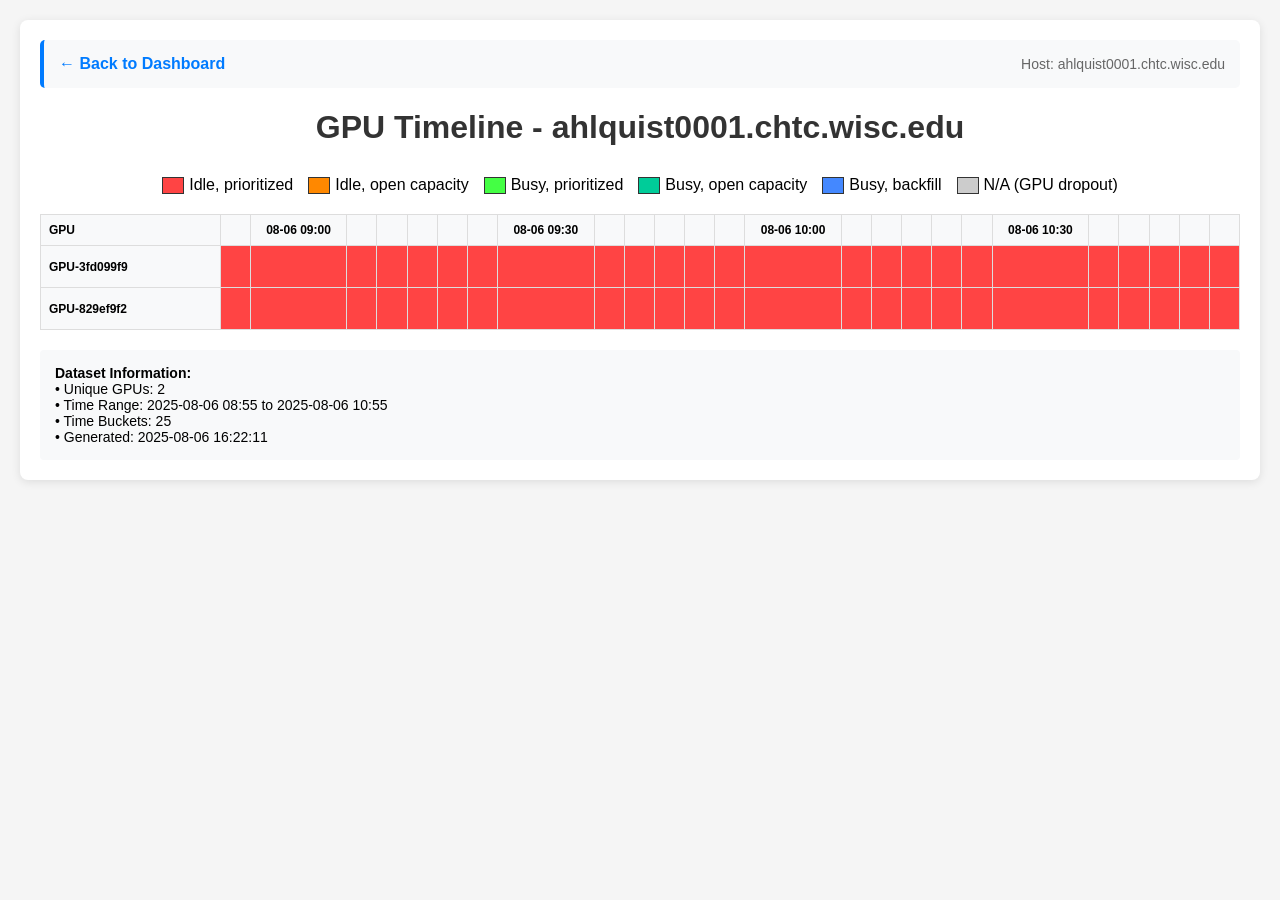
<file: website_generator/websites/host_ahlquist0001_chtc_wisc_edu.html>
<!DOCTYPE html>
<html lang="en">
<head>
    <meta charset="UTF-8">
    <meta name="viewport" content="width=device-width, initial-scale=1.0">
    <title>GPU Timeline - ahlquist0001.chtc.wisc.edu</title>
    <style>
        body {
            font-family: 'Segoe UI', Tahoma, Geneva, Verdana, sans-serif;
            margin: 20px;
            background-color: #f5f5f5;
        }
        .container {
            background-color: white;
            padding: 20px;
            border-radius: 8px;
            box-shadow: 0 2px 10px rgba(0,0,0,0.1);
        }
        h1 {
            color: #333;
            text-align: center;
            margin-bottom: 30px;
        }
        .heatmap {
            overflow-x: auto;
            margin: 20px 0;
        }
        .heatmap table {
            border-collapse: collapse;
            font-size: 12px;
            min-width: 100%;
        }
        .heatmap th, .heatmap td {
            border: 1px solid #ddd;
            text-align: center;
            position: relative;
        }
        .heatmap th {
            background-color: #f8f9fa;
            padding: 8px 4px;
            font-weight: bold;
            white-space: nowrap;
        }
        .heatmap td {
            width: 20px;
            height: 25px;
            cursor: pointer;
        }
        .heatmap .gpu-label {
            text-align: left;
            padding: 8px;
            font-weight: bold;
            min-width: 120px;
            background-color: #f8f9fa;
        }
        .legend {
            display: flex;
            flex-wrap: wrap;
            gap: 15px;
            margin: 20px 0;
            justify-content: center;
        }
        .legend-item {
            display: flex;
            align-items: center;
            gap: 5px;
        }
        .legend-color {
            width: 20px;
            height: 15px;
            border: 1px solid #333;
        }
        .tooltip {
            position: absolute;
            background-color: #333;
            color: white;
            padding: 8px;
            border-radius: 4px;
            font-size: 12px;
            z-index: 1000;
            pointer-events: none;
            white-space: nowrap;
            opacity: 0;
            transition: opacity 0.2s;
        }
        .metadata {
            margin-top: 20px;
            padding: 15px;
            background-color: #f8f9fa;
            border-radius: 4px;
            font-size: 14px;
        }
        @media (max-width: 768px) {
            body {
                margin: 10px;
            }
            .container {
                padding: 10px;
            }
            .heatmap table {
                font-size: 10px;
            }
            .heatmap td {
                width: 15px;
                height: 20px;
            }
        }
    </style>
</head>
<body>
    <div class="container">
        <div style="margin-bottom: 20px; padding: 15px; background-color: #f8f9fa; border-radius: 5px; border-left: 4px solid #007bff;">
            <div style="display: flex; justify-content: space-between; align-items: center;">
                <a href="index.html" style="color: #007bff; text-decoration: none; font-weight: bold;">← Back to Dashboard</a>
                <span style="color: #666; font-size: 14px;">Host: ahlquist0001.chtc.wisc.edu</span>
            </div>
        </div>
        <h1>GPU Timeline - ahlquist0001.chtc.wisc.edu</h1>
        
        <div class="legend">
            <div class="legend-item">
                <div class="legend-color" style="background-color: #ff4444;"></div>
                <span>Idle, prioritized</span>
            </div>
            <div class="legend-item">
                <div class="legend-color" style="background-color: #ff8800;"></div>
                <span>Idle, open capacity</span>
            </div>
            <div class="legend-item">
                <div class="legend-color" style="background-color: #44ff44;"></div>
                <span>Busy, prioritized</span>
            </div>
            <div class="legend-item">
                <div class="legend-color" style="background-color: #00cc99;"></div>
                <span>Busy, open capacity</span>
            </div>
            <div class="legend-item">
                <div class="legend-color" style="background-color: #4488ff;"></div>
                <span>Busy, backfill</span>
            </div>
            <div class="legend-item">
                <div class="legend-color" style="background-color: #cccccc;"></div>
                <span>N/A (GPU dropout)</span>
            </div>
        </div>
        
        <div class="heatmap">
            <table>
                <thead>
                    <tr>
                        <th class="gpu-label">GPU</th><th></th><th>08-06 09:00</th><th></th><th></th><th></th><th></th><th></th><th>08-06 09:30</th><th></th><th></th><th></th><th></th><th></th><th>08-06 10:00</th><th></th><th></th><th></th><th></th><th></th><th>08-06 10:30</th><th></th><th></th><th></th><th></th><th></th>
                    </tr>
                </thead>
                <tbody>
                    <tr>
                        <td class="gpu-label">GPU-3fd099f9</td><td style="background-color: #ff4444;" 
                            data-gpu="GPU-3fd099f9" 
                            data-hostname="ahlquist0001.chtc.wisc.edu"
                            data-time="2025-08-06 08:55" 
                            data-state="Idle, prioritized"></td><td style="background-color: #ff4444;" 
                            data-gpu="GPU-3fd099f9" 
                            data-hostname="ahlquist0001.chtc.wisc.edu"
                            data-time="2025-08-06 09:00" 
                            data-state="Idle, prioritized"></td><td style="background-color: #ff4444;" 
                            data-gpu="GPU-3fd099f9" 
                            data-hostname="ahlquist0001.chtc.wisc.edu"
                            data-time="2025-08-06 09:05" 
                            data-state="Idle, prioritized"></td><td style="background-color: #ff4444;" 
                            data-gpu="GPU-3fd099f9" 
                            data-hostname="ahlquist0001.chtc.wisc.edu"
                            data-time="2025-08-06 09:10" 
                            data-state="Idle, prioritized"></td><td style="background-color: #ff4444;" 
                            data-gpu="GPU-3fd099f9" 
                            data-hostname="ahlquist0001.chtc.wisc.edu"
                            data-time="2025-08-06 09:15" 
                            data-state="Idle, prioritized"></td><td style="background-color: #ff4444;" 
                            data-gpu="GPU-3fd099f9" 
                            data-hostname="ahlquist0001.chtc.wisc.edu"
                            data-time="2025-08-06 09:20" 
                            data-state="Idle, prioritized"></td><td style="background-color: #ff4444;" 
                            data-gpu="GPU-3fd099f9" 
                            data-hostname="ahlquist0001.chtc.wisc.edu"
                            data-time="2025-08-06 09:25" 
                            data-state="Idle, prioritized"></td><td style="background-color: #ff4444;" 
                            data-gpu="GPU-3fd099f9" 
                            data-hostname="ahlquist0001.chtc.wisc.edu"
                            data-time="2025-08-06 09:30" 
                            data-state="Idle, prioritized"></td><td style="background-color: #ff4444;" 
                            data-gpu="GPU-3fd099f9" 
                            data-hostname="ahlquist0001.chtc.wisc.edu"
                            data-time="2025-08-06 09:35" 
                            data-state="Idle, prioritized"></td><td style="background-color: #ff4444;" 
                            data-gpu="GPU-3fd099f9" 
                            data-hostname="ahlquist0001.chtc.wisc.edu"
                            data-time="2025-08-06 09:40" 
                            data-state="Idle, prioritized"></td><td style="background-color: #ff4444;" 
                            data-gpu="GPU-3fd099f9" 
                            data-hostname="ahlquist0001.chtc.wisc.edu"
                            data-time="2025-08-06 09:45" 
                            data-state="Idle, prioritized"></td><td style="background-color: #ff4444;" 
                            data-gpu="GPU-3fd099f9" 
                            data-hostname="ahlquist0001.chtc.wisc.edu"
                            data-time="2025-08-06 09:50" 
                            data-state="Idle, prioritized"></td><td style="background-color: #ff4444;" 
                            data-gpu="GPU-3fd099f9" 
                            data-hostname="ahlquist0001.chtc.wisc.edu"
                            data-time="2025-08-06 09:55" 
                            data-state="Idle, prioritized"></td><td style="background-color: #ff4444;" 
                            data-gpu="GPU-3fd099f9" 
                            data-hostname="ahlquist0001.chtc.wisc.edu"
                            data-time="2025-08-06 10:00" 
                            data-state="Idle, prioritized"></td><td style="background-color: #ff4444;" 
                            data-gpu="GPU-3fd099f9" 
                            data-hostname="ahlquist0001.chtc.wisc.edu"
                            data-time="2025-08-06 10:05" 
                            data-state="Idle, prioritized"></td><td style="background-color: #ff4444;" 
                            data-gpu="GPU-3fd099f9" 
                            data-hostname="ahlquist0001.chtc.wisc.edu"
                            data-time="2025-08-06 10:10" 
                            data-state="Idle, prioritized"></td><td style="background-color: #ff4444;" 
                            data-gpu="GPU-3fd099f9" 
                            data-hostname="ahlquist0001.chtc.wisc.edu"
                            data-time="2025-08-06 10:15" 
                            data-state="Idle, prioritized"></td><td style="background-color: #ff4444;" 
                            data-gpu="GPU-3fd099f9" 
                            data-hostname="ahlquist0001.chtc.wisc.edu"
                            data-time="2025-08-06 10:20" 
                            data-state="Idle, prioritized"></td><td style="background-color: #ff4444;" 
                            data-gpu="GPU-3fd099f9" 
                            data-hostname="ahlquist0001.chtc.wisc.edu"
                            data-time="2025-08-06 10:25" 
                            data-state="Idle, prioritized"></td><td style="background-color: #ff4444;" 
                            data-gpu="GPU-3fd099f9" 
                            data-hostname="ahlquist0001.chtc.wisc.edu"
                            data-time="2025-08-06 10:30" 
                            data-state="Idle, prioritized"></td><td style="background-color: #ff4444;" 
                            data-gpu="GPU-3fd099f9" 
                            data-hostname="ahlquist0001.chtc.wisc.edu"
                            data-time="2025-08-06 10:35" 
                            data-state="Idle, prioritized"></td><td style="background-color: #ff4444;" 
                            data-gpu="GPU-3fd099f9" 
                            data-hostname="ahlquist0001.chtc.wisc.edu"
                            data-time="2025-08-06 10:40" 
                            data-state="Idle, prioritized"></td><td style="background-color: #ff4444;" 
                            data-gpu="GPU-3fd099f9" 
                            data-hostname="ahlquist0001.chtc.wisc.edu"
                            data-time="2025-08-06 10:45" 
                            data-state="Idle, prioritized"></td><td style="background-color: #ff4444;" 
                            data-gpu="GPU-3fd099f9" 
                            data-hostname="ahlquist0001.chtc.wisc.edu"
                            data-time="2025-08-06 10:50" 
                            data-state="Idle, prioritized"></td><td style="background-color: #ff4444;" 
                            data-gpu="GPU-3fd099f9" 
                            data-hostname="ahlquist0001.chtc.wisc.edu"
                            data-time="2025-08-06 10:55" 
                            data-state="Idle, prioritized"></td>
                    </tr>
                    <tr>
                        <td class="gpu-label">GPU-829ef9f2</td><td style="background-color: #ff4444;" 
                            data-gpu="GPU-829ef9f2" 
                            data-hostname="ahlquist0001.chtc.wisc.edu"
                            data-time="2025-08-06 08:55" 
                            data-state="Idle, prioritized"></td><td style="background-color: #ff4444;" 
                            data-gpu="GPU-829ef9f2" 
                            data-hostname="ahlquist0001.chtc.wisc.edu"
                            data-time="2025-08-06 09:00" 
                            data-state="Idle, prioritized"></td><td style="background-color: #ff4444;" 
                            data-gpu="GPU-829ef9f2" 
                            data-hostname="ahlquist0001.chtc.wisc.edu"
                            data-time="2025-08-06 09:05" 
                            data-state="Idle, prioritized"></td><td style="background-color: #ff4444;" 
                            data-gpu="GPU-829ef9f2" 
                            data-hostname="ahlquist0001.chtc.wisc.edu"
                            data-time="2025-08-06 09:10" 
                            data-state="Idle, prioritized"></td><td style="background-color: #ff4444;" 
                            data-gpu="GPU-829ef9f2" 
                            data-hostname="ahlquist0001.chtc.wisc.edu"
                            data-time="2025-08-06 09:15" 
                            data-state="Idle, prioritized"></td><td style="background-color: #ff4444;" 
                            data-gpu="GPU-829ef9f2" 
                            data-hostname="ahlquist0001.chtc.wisc.edu"
                            data-time="2025-08-06 09:20" 
                            data-state="Idle, prioritized"></td><td style="background-color: #ff4444;" 
                            data-gpu="GPU-829ef9f2" 
                            data-hostname="ahlquist0001.chtc.wisc.edu"
                            data-time="2025-08-06 09:25" 
                            data-state="Idle, prioritized"></td><td style="background-color: #ff4444;" 
                            data-gpu="GPU-829ef9f2" 
                            data-hostname="ahlquist0001.chtc.wisc.edu"
                            data-time="2025-08-06 09:30" 
                            data-state="Idle, prioritized"></td><td style="background-color: #ff4444;" 
                            data-gpu="GPU-829ef9f2" 
                            data-hostname="ahlquist0001.chtc.wisc.edu"
                            data-time="2025-08-06 09:35" 
                            data-state="Idle, prioritized"></td><td style="background-color: #ff4444;" 
                            data-gpu="GPU-829ef9f2" 
                            data-hostname="ahlquist0001.chtc.wisc.edu"
                            data-time="2025-08-06 09:40" 
                            data-state="Idle, prioritized"></td><td style="background-color: #ff4444;" 
                            data-gpu="GPU-829ef9f2" 
                            data-hostname="ahlquist0001.chtc.wisc.edu"
                            data-time="2025-08-06 09:45" 
                            data-state="Idle, prioritized"></td><td style="background-color: #ff4444;" 
                            data-gpu="GPU-829ef9f2" 
                            data-hostname="ahlquist0001.chtc.wisc.edu"
                            data-time="2025-08-06 09:50" 
                            data-state="Idle, prioritized"></td><td style="background-color: #ff4444;" 
                            data-gpu="GPU-829ef9f2" 
                            data-hostname="ahlquist0001.chtc.wisc.edu"
                            data-time="2025-08-06 09:55" 
                            data-state="Idle, prioritized"></td><td style="background-color: #ff4444;" 
                            data-gpu="GPU-829ef9f2" 
                            data-hostname="ahlquist0001.chtc.wisc.edu"
                            data-time="2025-08-06 10:00" 
                            data-state="Idle, prioritized"></td><td style="background-color: #ff4444;" 
                            data-gpu="GPU-829ef9f2" 
                            data-hostname="ahlquist0001.chtc.wisc.edu"
                            data-time="2025-08-06 10:05" 
                            data-state="Idle, prioritized"></td><td style="background-color: #ff4444;" 
                            data-gpu="GPU-829ef9f2" 
                            data-hostname="ahlquist0001.chtc.wisc.edu"
                            data-time="2025-08-06 10:10" 
                            data-state="Idle, prioritized"></td><td style="background-color: #ff4444;" 
                            data-gpu="GPU-829ef9f2" 
                            data-hostname="ahlquist0001.chtc.wisc.edu"
                            data-time="2025-08-06 10:15" 
                            data-state="Idle, prioritized"></td><td style="background-color: #ff4444;" 
                            data-gpu="GPU-829ef9f2" 
                            data-hostname="ahlquist0001.chtc.wisc.edu"
                            data-time="2025-08-06 10:20" 
                            data-state="Idle, prioritized"></td><td style="background-color: #ff4444;" 
                            data-gpu="GPU-829ef9f2" 
                            data-hostname="ahlquist0001.chtc.wisc.edu"
                            data-time="2025-08-06 10:25" 
                            data-state="Idle, prioritized"></td><td style="background-color: #ff4444;" 
                            data-gpu="GPU-829ef9f2" 
                            data-hostname="ahlquist0001.chtc.wisc.edu"
                            data-time="2025-08-06 10:30" 
                            data-state="Idle, prioritized"></td><td style="background-color: #ff4444;" 
                            data-gpu="GPU-829ef9f2" 
                            data-hostname="ahlquist0001.chtc.wisc.edu"
                            data-time="2025-08-06 10:35" 
                            data-state="Idle, prioritized"></td><td style="background-color: #ff4444;" 
                            data-gpu="GPU-829ef9f2" 
                            data-hostname="ahlquist0001.chtc.wisc.edu"
                            data-time="2025-08-06 10:40" 
                            data-state="Idle, prioritized"></td><td style="background-color: #ff4444;" 
                            data-gpu="GPU-829ef9f2" 
                            data-hostname="ahlquist0001.chtc.wisc.edu"
                            data-time="2025-08-06 10:45" 
                            data-state="Idle, prioritized"></td><td style="background-color: #ff4444;" 
                            data-gpu="GPU-829ef9f2" 
                            data-hostname="ahlquist0001.chtc.wisc.edu"
                            data-time="2025-08-06 10:50" 
                            data-state="Idle, prioritized"></td><td style="background-color: #ff4444;" 
                            data-gpu="GPU-829ef9f2" 
                            data-hostname="ahlquist0001.chtc.wisc.edu"
                            data-time="2025-08-06 10:55" 
                            data-state="Idle, prioritized"></td>
                    </tr>
                </tbody>
            </table>
        </div>
        
        <div class="metadata">
            <strong>Dataset Information:</strong><br>
            • Unique GPUs: 2<br>
            • Time Range: 2025-08-06 08:55 to 2025-08-06 10:55<br>
            • Time Buckets: 25<br>
            • Generated: 2025-08-06 16:22:11
        </div>
        
        <div class="tooltip" id="tooltip"></div>
    </div>
    
    <script>
        // Add hover functionality
        const cells = document.querySelectorAll('.heatmap td:not(.gpu-label)');
        const tooltip = document.getElementById('tooltip');
        
        cells.forEach(cell => {
            cell.addEventListener('mouseenter', function(e) {
                const gpu = e.target.dataset.gpu;
                const hostname = e.target.dataset.hostname;
                const time = e.target.dataset.time;
                const state = e.target.dataset.state;
                
                tooltip.innerHTML = `
                    <strong>${gpu}</strong><br>
                    Host: ${hostname}<br>
                    Time: ${time}<br>
                    State: ${state}
                `;
                tooltip.style.opacity = '1';
            });
            
            cell.addEventListener('mousemove', function(e) {
                tooltip.style.left = e.pageX + 10 + 'px';
                tooltip.style.top = e.pageY + 10 + 'px';
            });
            
            cell.addEventListener('mouseleave', function() {
                tooltip.style.opacity = '0';
            });
        });
    </script>
</body>
</html>
</file>
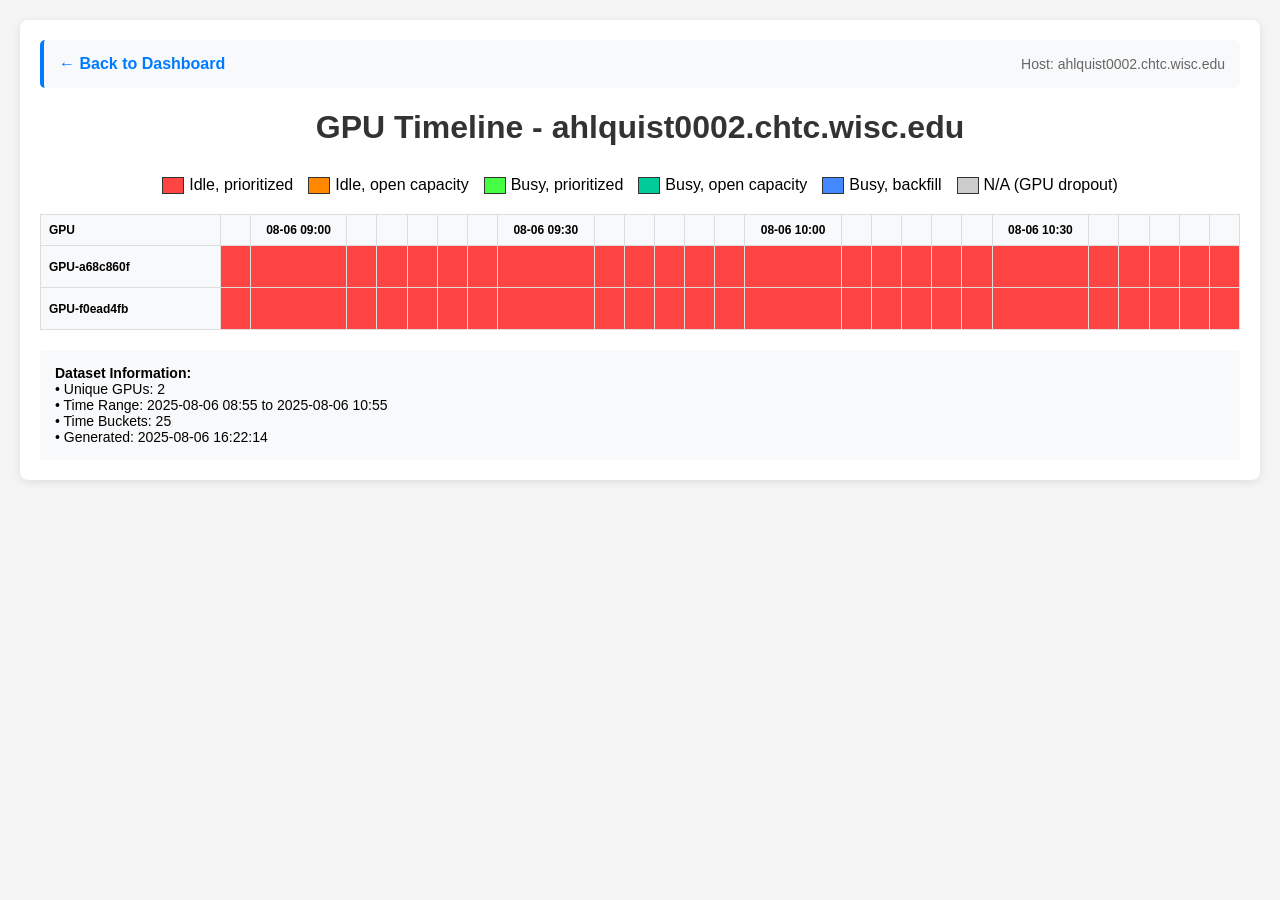
<file: website_generator/websites/host_ahlquist0002_chtc_wisc_edu.html>
<!DOCTYPE html>
<html lang="en">
<head>
    <meta charset="UTF-8">
    <meta name="viewport" content="width=device-width, initial-scale=1.0">
    <title>GPU Timeline - ahlquist0002.chtc.wisc.edu</title>
    <style>
        body {
            font-family: 'Segoe UI', Tahoma, Geneva, Verdana, sans-serif;
            margin: 20px;
            background-color: #f5f5f5;
        }
        .container {
            background-color: white;
            padding: 20px;
            border-radius: 8px;
            box-shadow: 0 2px 10px rgba(0,0,0,0.1);
        }
        h1 {
            color: #333;
            text-align: center;
            margin-bottom: 30px;
        }
        .heatmap {
            overflow-x: auto;
            margin: 20px 0;
        }
        .heatmap table {
            border-collapse: collapse;
            font-size: 12px;
            min-width: 100%;
        }
        .heatmap th, .heatmap td {
            border: 1px solid #ddd;
            text-align: center;
            position: relative;
        }
        .heatmap th {
            background-color: #f8f9fa;
            padding: 8px 4px;
            font-weight: bold;
            white-space: nowrap;
        }
        .heatmap td {
            width: 20px;
            height: 25px;
            cursor: pointer;
        }
        .heatmap .gpu-label {
            text-align: left;
            padding: 8px;
            font-weight: bold;
            min-width: 120px;
            background-color: #f8f9fa;
        }
        .legend {
            display: flex;
            flex-wrap: wrap;
            gap: 15px;
            margin: 20px 0;
            justify-content: center;
        }
        .legend-item {
            display: flex;
            align-items: center;
            gap: 5px;
        }
        .legend-color {
            width: 20px;
            height: 15px;
            border: 1px solid #333;
        }
        .tooltip {
            position: absolute;
            background-color: #333;
            color: white;
            padding: 8px;
            border-radius: 4px;
            font-size: 12px;
            z-index: 1000;
            pointer-events: none;
            white-space: nowrap;
            opacity: 0;
            transition: opacity 0.2s;
        }
        .metadata {
            margin-top: 20px;
            padding: 15px;
            background-color: #f8f9fa;
            border-radius: 4px;
            font-size: 14px;
        }
        @media (max-width: 768px) {
            body {
                margin: 10px;
            }
            .container {
                padding: 10px;
            }
            .heatmap table {
                font-size: 10px;
            }
            .heatmap td {
                width: 15px;
                height: 20px;
            }
        }
    </style>
</head>
<body>
    <div class="container">
        <div style="margin-bottom: 20px; padding: 15px; background-color: #f8f9fa; border-radius: 5px; border-left: 4px solid #007bff;">
            <div style="display: flex; justify-content: space-between; align-items: center;">
                <a href="index.html" style="color: #007bff; text-decoration: none; font-weight: bold;">← Back to Dashboard</a>
                <span style="color: #666; font-size: 14px;">Host: ahlquist0002.chtc.wisc.edu</span>
            </div>
        </div>
        <h1>GPU Timeline - ahlquist0002.chtc.wisc.edu</h1>
        
        <div class="legend">
            <div class="legend-item">
                <div class="legend-color" style="background-color: #ff4444;"></div>
                <span>Idle, prioritized</span>
            </div>
            <div class="legend-item">
                <div class="legend-color" style="background-color: #ff8800;"></div>
                <span>Idle, open capacity</span>
            </div>
            <div class="legend-item">
                <div class="legend-color" style="background-color: #44ff44;"></div>
                <span>Busy, prioritized</span>
            </div>
            <div class="legend-item">
                <div class="legend-color" style="background-color: #00cc99;"></div>
                <span>Busy, open capacity</span>
            </div>
            <div class="legend-item">
                <div class="legend-color" style="background-color: #4488ff;"></div>
                <span>Busy, backfill</span>
            </div>
            <div class="legend-item">
                <div class="legend-color" style="background-color: #cccccc;"></div>
                <span>N/A (GPU dropout)</span>
            </div>
        </div>
        
        <div class="heatmap">
            <table>
                <thead>
                    <tr>
                        <th class="gpu-label">GPU</th><th></th><th>08-06 09:00</th><th></th><th></th><th></th><th></th><th></th><th>08-06 09:30</th><th></th><th></th><th></th><th></th><th></th><th>08-06 10:00</th><th></th><th></th><th></th><th></th><th></th><th>08-06 10:30</th><th></th><th></th><th></th><th></th><th></th>
                    </tr>
                </thead>
                <tbody>
                    <tr>
                        <td class="gpu-label">GPU-a68c860f</td><td style="background-color: #ff4444;" 
                            data-gpu="GPU-a68c860f" 
                            data-hostname="ahlquist0002.chtc.wisc.edu"
                            data-time="2025-08-06 08:55" 
                            data-state="Idle, prioritized"></td><td style="background-color: #ff4444;" 
                            data-gpu="GPU-a68c860f" 
                            data-hostname="ahlquist0002.chtc.wisc.edu"
                            data-time="2025-08-06 09:00" 
                            data-state="Idle, prioritized"></td><td style="background-color: #ff4444;" 
                            data-gpu="GPU-a68c860f" 
                            data-hostname="ahlquist0002.chtc.wisc.edu"
                            data-time="2025-08-06 09:05" 
                            data-state="Idle, prioritized"></td><td style="background-color: #ff4444;" 
                            data-gpu="GPU-a68c860f" 
                            data-hostname="ahlquist0002.chtc.wisc.edu"
                            data-time="2025-08-06 09:10" 
                            data-state="Idle, prioritized"></td><td style="background-color: #ff4444;" 
                            data-gpu="GPU-a68c860f" 
                            data-hostname="ahlquist0002.chtc.wisc.edu"
                            data-time="2025-08-06 09:15" 
                            data-state="Idle, prioritized"></td><td style="background-color: #ff4444;" 
                            data-gpu="GPU-a68c860f" 
                            data-hostname="ahlquist0002.chtc.wisc.edu"
                            data-time="2025-08-06 09:20" 
                            data-state="Idle, prioritized"></td><td style="background-color: #ff4444;" 
                            data-gpu="GPU-a68c860f" 
                            data-hostname="ahlquist0002.chtc.wisc.edu"
                            data-time="2025-08-06 09:25" 
                            data-state="Idle, prioritized"></td><td style="background-color: #ff4444;" 
                            data-gpu="GPU-a68c860f" 
                            data-hostname="ahlquist0002.chtc.wisc.edu"
                            data-time="2025-08-06 09:30" 
                            data-state="Idle, prioritized"></td><td style="background-color: #ff4444;" 
                            data-gpu="GPU-a68c860f" 
                            data-hostname="ahlquist0002.chtc.wisc.edu"
                            data-time="2025-08-06 09:35" 
                            data-state="Idle, prioritized"></td><td style="background-color: #ff4444;" 
                            data-gpu="GPU-a68c860f" 
                            data-hostname="ahlquist0002.chtc.wisc.edu"
                            data-time="2025-08-06 09:40" 
                            data-state="Idle, prioritized"></td><td style="background-color: #ff4444;" 
                            data-gpu="GPU-a68c860f" 
                            data-hostname="ahlquist0002.chtc.wisc.edu"
                            data-time="2025-08-06 09:45" 
                            data-state="Idle, prioritized"></td><td style="background-color: #ff4444;" 
                            data-gpu="GPU-a68c860f" 
                            data-hostname="ahlquist0002.chtc.wisc.edu"
                            data-time="2025-08-06 09:50" 
                            data-state="Idle, prioritized"></td><td style="background-color: #ff4444;" 
                            data-gpu="GPU-a68c860f" 
                            data-hostname="ahlquist0002.chtc.wisc.edu"
                            data-time="2025-08-06 09:55" 
                            data-state="Idle, prioritized"></td><td style="background-color: #ff4444;" 
                            data-gpu="GPU-a68c860f" 
                            data-hostname="ahlquist0002.chtc.wisc.edu"
                            data-time="2025-08-06 10:00" 
                            data-state="Idle, prioritized"></td><td style="background-color: #ff4444;" 
                            data-gpu="GPU-a68c860f" 
                            data-hostname="ahlquist0002.chtc.wisc.edu"
                            data-time="2025-08-06 10:05" 
                            data-state="Idle, prioritized"></td><td style="background-color: #ff4444;" 
                            data-gpu="GPU-a68c860f" 
                            data-hostname="ahlquist0002.chtc.wisc.edu"
                            data-time="2025-08-06 10:10" 
                            data-state="Idle, prioritized"></td><td style="background-color: #ff4444;" 
                            data-gpu="GPU-a68c860f" 
                            data-hostname="ahlquist0002.chtc.wisc.edu"
                            data-time="2025-08-06 10:15" 
                            data-state="Idle, prioritized"></td><td style="background-color: #ff4444;" 
                            data-gpu="GPU-a68c860f" 
                            data-hostname="ahlquist0002.chtc.wisc.edu"
                            data-time="2025-08-06 10:20" 
                            data-state="Idle, prioritized"></td><td style="background-color: #ff4444;" 
                            data-gpu="GPU-a68c860f" 
                            data-hostname="ahlquist0002.chtc.wisc.edu"
                            data-time="2025-08-06 10:25" 
                            data-state="Idle, prioritized"></td><td style="background-color: #ff4444;" 
                            data-gpu="GPU-a68c860f" 
                            data-hostname="ahlquist0002.chtc.wisc.edu"
                            data-time="2025-08-06 10:30" 
                            data-state="Idle, prioritized"></td><td style="background-color: #ff4444;" 
                            data-gpu="GPU-a68c860f" 
                            data-hostname="ahlquist0002.chtc.wisc.edu"
                            data-time="2025-08-06 10:35" 
                            data-state="Idle, prioritized"></td><td style="background-color: #ff4444;" 
                            data-gpu="GPU-a68c860f" 
                            data-hostname="ahlquist0002.chtc.wisc.edu"
                            data-time="2025-08-06 10:40" 
                            data-state="Idle, prioritized"></td><td style="background-color: #ff4444;" 
                            data-gpu="GPU-a68c860f" 
                            data-hostname="ahlquist0002.chtc.wisc.edu"
                            data-time="2025-08-06 10:45" 
                            data-state="Idle, prioritized"></td><td style="background-color: #ff4444;" 
                            data-gpu="GPU-a68c860f" 
                            data-hostname="ahlquist0002.chtc.wisc.edu"
                            data-time="2025-08-06 10:50" 
                            data-state="Idle, prioritized"></td><td style="background-color: #ff4444;" 
                            data-gpu="GPU-a68c860f" 
                            data-hostname="ahlquist0002.chtc.wisc.edu"
                            data-time="2025-08-06 10:55" 
                            data-state="Idle, prioritized"></td>
                    </tr>
                    <tr>
                        <td class="gpu-label">GPU-f0ead4fb</td><td style="background-color: #ff4444;" 
                            data-gpu="GPU-f0ead4fb" 
                            data-hostname="ahlquist0002.chtc.wisc.edu"
                            data-time="2025-08-06 08:55" 
                            data-state="Idle, prioritized"></td><td style="background-color: #ff4444;" 
                            data-gpu="GPU-f0ead4fb" 
                            data-hostname="ahlquist0002.chtc.wisc.edu"
                            data-time="2025-08-06 09:00" 
                            data-state="Idle, prioritized"></td><td style="background-color: #ff4444;" 
                            data-gpu="GPU-f0ead4fb" 
                            data-hostname="ahlquist0002.chtc.wisc.edu"
                            data-time="2025-08-06 09:05" 
                            data-state="Idle, prioritized"></td><td style="background-color: #ff4444;" 
                            data-gpu="GPU-f0ead4fb" 
                            data-hostname="ahlquist0002.chtc.wisc.edu"
                            data-time="2025-08-06 09:10" 
                            data-state="Idle, prioritized"></td><td style="background-color: #ff4444;" 
                            data-gpu="GPU-f0ead4fb" 
                            data-hostname="ahlquist0002.chtc.wisc.edu"
                            data-time="2025-08-06 09:15" 
                            data-state="Idle, prioritized"></td><td style="background-color: #ff4444;" 
                            data-gpu="GPU-f0ead4fb" 
                            data-hostname="ahlquist0002.chtc.wisc.edu"
                            data-time="2025-08-06 09:20" 
                            data-state="Idle, prioritized"></td><td style="background-color: #ff4444;" 
                            data-gpu="GPU-f0ead4fb" 
                            data-hostname="ahlquist0002.chtc.wisc.edu"
                            data-time="2025-08-06 09:25" 
                            data-state="Idle, prioritized"></td><td style="background-color: #ff4444;" 
                            data-gpu="GPU-f0ead4fb" 
                            data-hostname="ahlquist0002.chtc.wisc.edu"
                            data-time="2025-08-06 09:30" 
                            data-state="Idle, prioritized"></td><td style="background-color: #ff4444;" 
                            data-gpu="GPU-f0ead4fb" 
                            data-hostname="ahlquist0002.chtc.wisc.edu"
                            data-time="2025-08-06 09:35" 
                            data-state="Idle, prioritized"></td><td style="background-color: #ff4444;" 
                            data-gpu="GPU-f0ead4fb" 
                            data-hostname="ahlquist0002.chtc.wisc.edu"
                            data-time="2025-08-06 09:40" 
                            data-state="Idle, prioritized"></td><td style="background-color: #ff4444;" 
                            data-gpu="GPU-f0ead4fb" 
                            data-hostname="ahlquist0002.chtc.wisc.edu"
                            data-time="2025-08-06 09:45" 
                            data-state="Idle, prioritized"></td><td style="background-color: #ff4444;" 
                            data-gpu="GPU-f0ead4fb" 
                            data-hostname="ahlquist0002.chtc.wisc.edu"
                            data-time="2025-08-06 09:50" 
                            data-state="Idle, prioritized"></td><td style="background-color: #ff4444;" 
                            data-gpu="GPU-f0ead4fb" 
                            data-hostname="ahlquist0002.chtc.wisc.edu"
                            data-time="2025-08-06 09:55" 
                            data-state="Idle, prioritized"></td><td style="background-color: #ff4444;" 
                            data-gpu="GPU-f0ead4fb" 
                            data-hostname="ahlquist0002.chtc.wisc.edu"
                            data-time="2025-08-06 10:00" 
                            data-state="Idle, prioritized"></td><td style="background-color: #ff4444;" 
                            data-gpu="GPU-f0ead4fb" 
                            data-hostname="ahlquist0002.chtc.wisc.edu"
                            data-time="2025-08-06 10:05" 
                            data-state="Idle, prioritized"></td><td style="background-color: #ff4444;" 
                            data-gpu="GPU-f0ead4fb" 
                            data-hostname="ahlquist0002.chtc.wisc.edu"
                            data-time="2025-08-06 10:10" 
                            data-state="Idle, prioritized"></td><td style="background-color: #ff4444;" 
                            data-gpu="GPU-f0ead4fb" 
                            data-hostname="ahlquist0002.chtc.wisc.edu"
                            data-time="2025-08-06 10:15" 
                            data-state="Idle, prioritized"></td><td style="background-color: #ff4444;" 
                            data-gpu="GPU-f0ead4fb" 
                            data-hostname="ahlquist0002.chtc.wisc.edu"
                            data-time="2025-08-06 10:20" 
                            data-state="Idle, prioritized"></td><td style="background-color: #ff4444;" 
                            data-gpu="GPU-f0ead4fb" 
                            data-hostname="ahlquist0002.chtc.wisc.edu"
                            data-time="2025-08-06 10:25" 
                            data-state="Idle, prioritized"></td><td style="background-color: #ff4444;" 
                            data-gpu="GPU-f0ead4fb" 
                            data-hostname="ahlquist0002.chtc.wisc.edu"
                            data-time="2025-08-06 10:30" 
                            data-state="Idle, prioritized"></td><td style="background-color: #ff4444;" 
                            data-gpu="GPU-f0ead4fb" 
                            data-hostname="ahlquist0002.chtc.wisc.edu"
                            data-time="2025-08-06 10:35" 
                            data-state="Idle, prioritized"></td><td style="background-color: #ff4444;" 
                            data-gpu="GPU-f0ead4fb" 
                            data-hostname="ahlquist0002.chtc.wisc.edu"
                            data-time="2025-08-06 10:40" 
                            data-state="Idle, prioritized"></td><td style="background-color: #ff4444;" 
                            data-gpu="GPU-f0ead4fb" 
                            data-hostname="ahlquist0002.chtc.wisc.edu"
                            data-time="2025-08-06 10:45" 
                            data-state="Idle, prioritized"></td><td style="background-color: #ff4444;" 
                            data-gpu="GPU-f0ead4fb" 
                            data-hostname="ahlquist0002.chtc.wisc.edu"
                            data-time="2025-08-06 10:50" 
                            data-state="Idle, prioritized"></td><td style="background-color: #ff4444;" 
                            data-gpu="GPU-f0ead4fb" 
                            data-hostname="ahlquist0002.chtc.wisc.edu"
                            data-time="2025-08-06 10:55" 
                            data-state="Idle, prioritized"></td>
                    </tr>
                </tbody>
            </table>
        </div>
        
        <div class="metadata">
            <strong>Dataset Information:</strong><br>
            • Unique GPUs: 2<br>
            • Time Range: 2025-08-06 08:55 to 2025-08-06 10:55<br>
            • Time Buckets: 25<br>
            • Generated: 2025-08-06 16:22:14
        </div>
        
        <div class="tooltip" id="tooltip"></div>
    </div>
    
    <script>
        // Add hover functionality
        const cells = document.querySelectorAll('.heatmap td:not(.gpu-label)');
        const tooltip = document.getElementById('tooltip');
        
        cells.forEach(cell => {
            cell.addEventListener('mouseenter', function(e) {
                const gpu = e.target.dataset.gpu;
                const hostname = e.target.dataset.hostname;
                const time = e.target.dataset.time;
                const state = e.target.dataset.state;
                
                tooltip.innerHTML = `
                    <strong>${gpu}</strong><br>
                    Host: ${hostname}<br>
                    Time: ${time}<br>
                    State: ${state}
                `;
                tooltip.style.opacity = '1';
            });
            
            cell.addEventListener('mousemove', function(e) {
                tooltip.style.left = e.pageX + 10 + 'px';
                tooltip.style.top = e.pageY + 10 + 'px';
            });
            
            cell.addEventListener('mouseleave', function() {
                tooltip.style.opacity = '0';
            });
        });
    </script>
</body>
</html>
</file>
